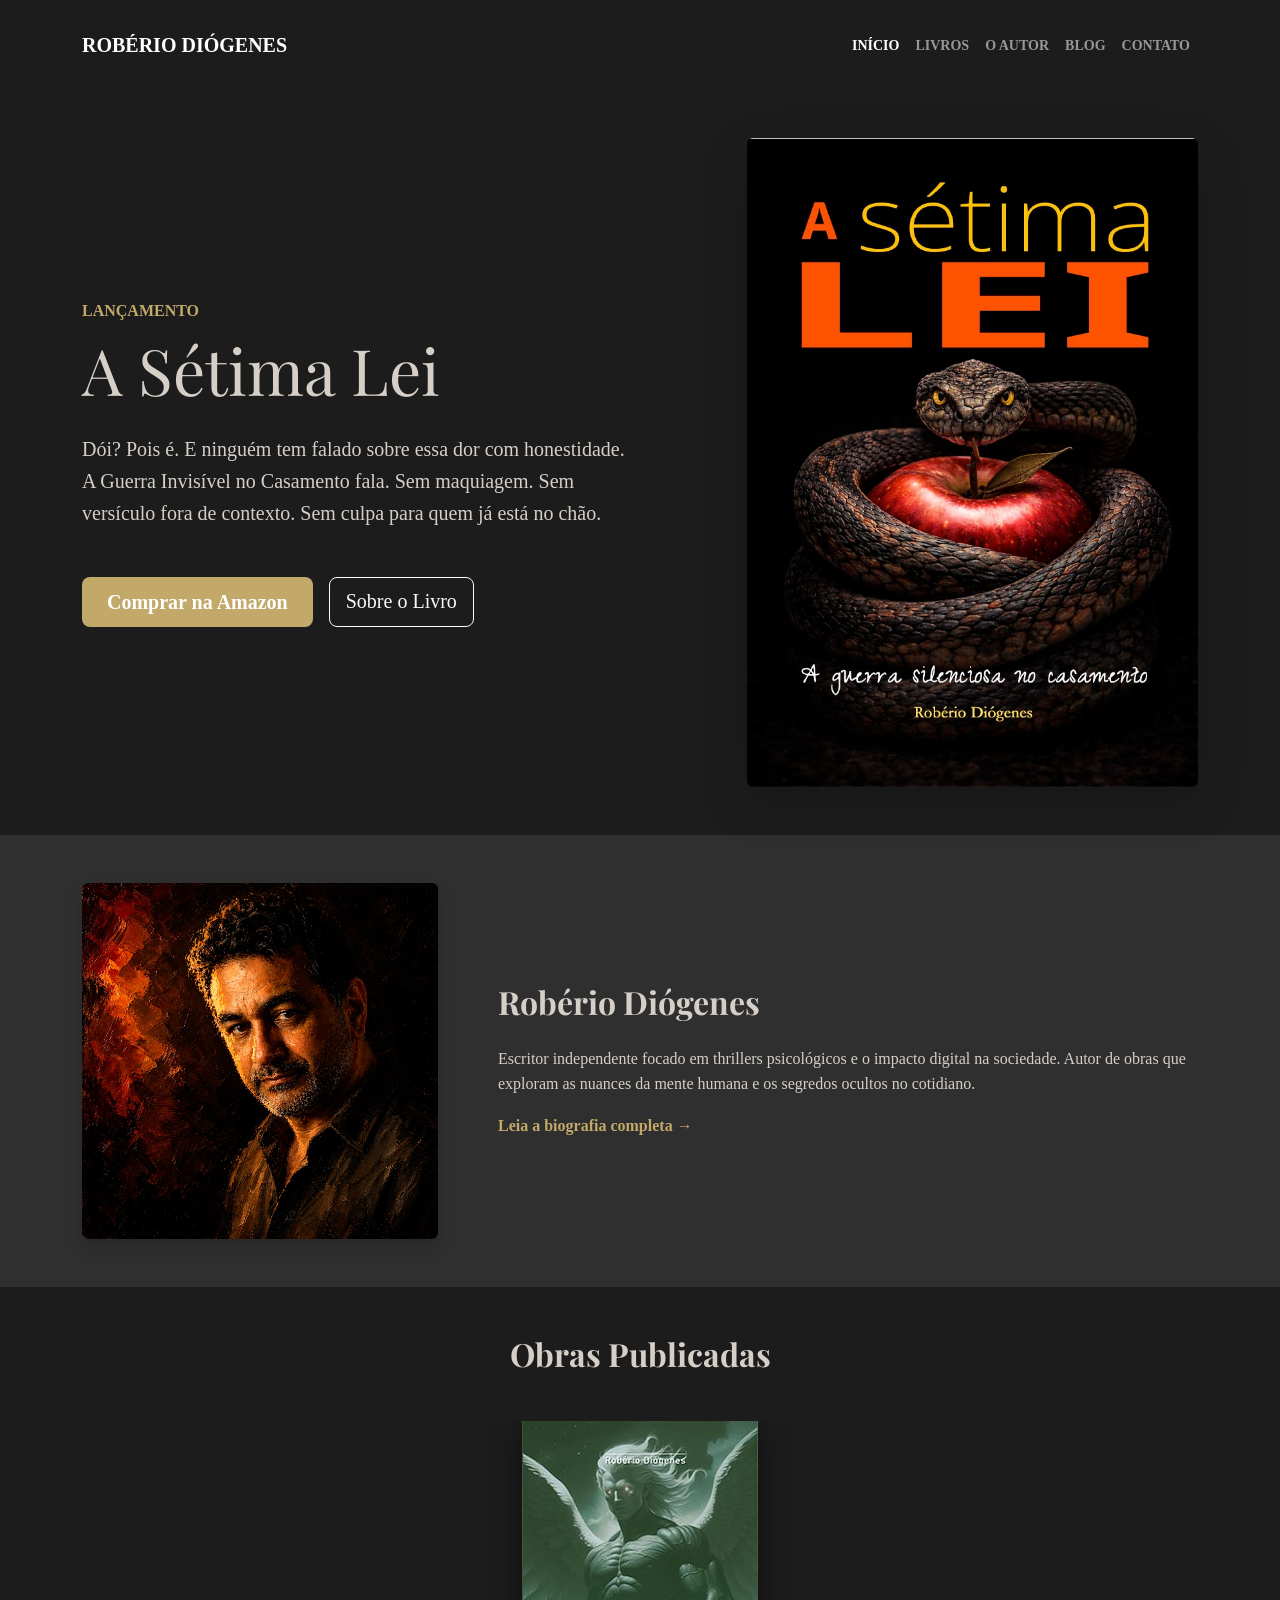
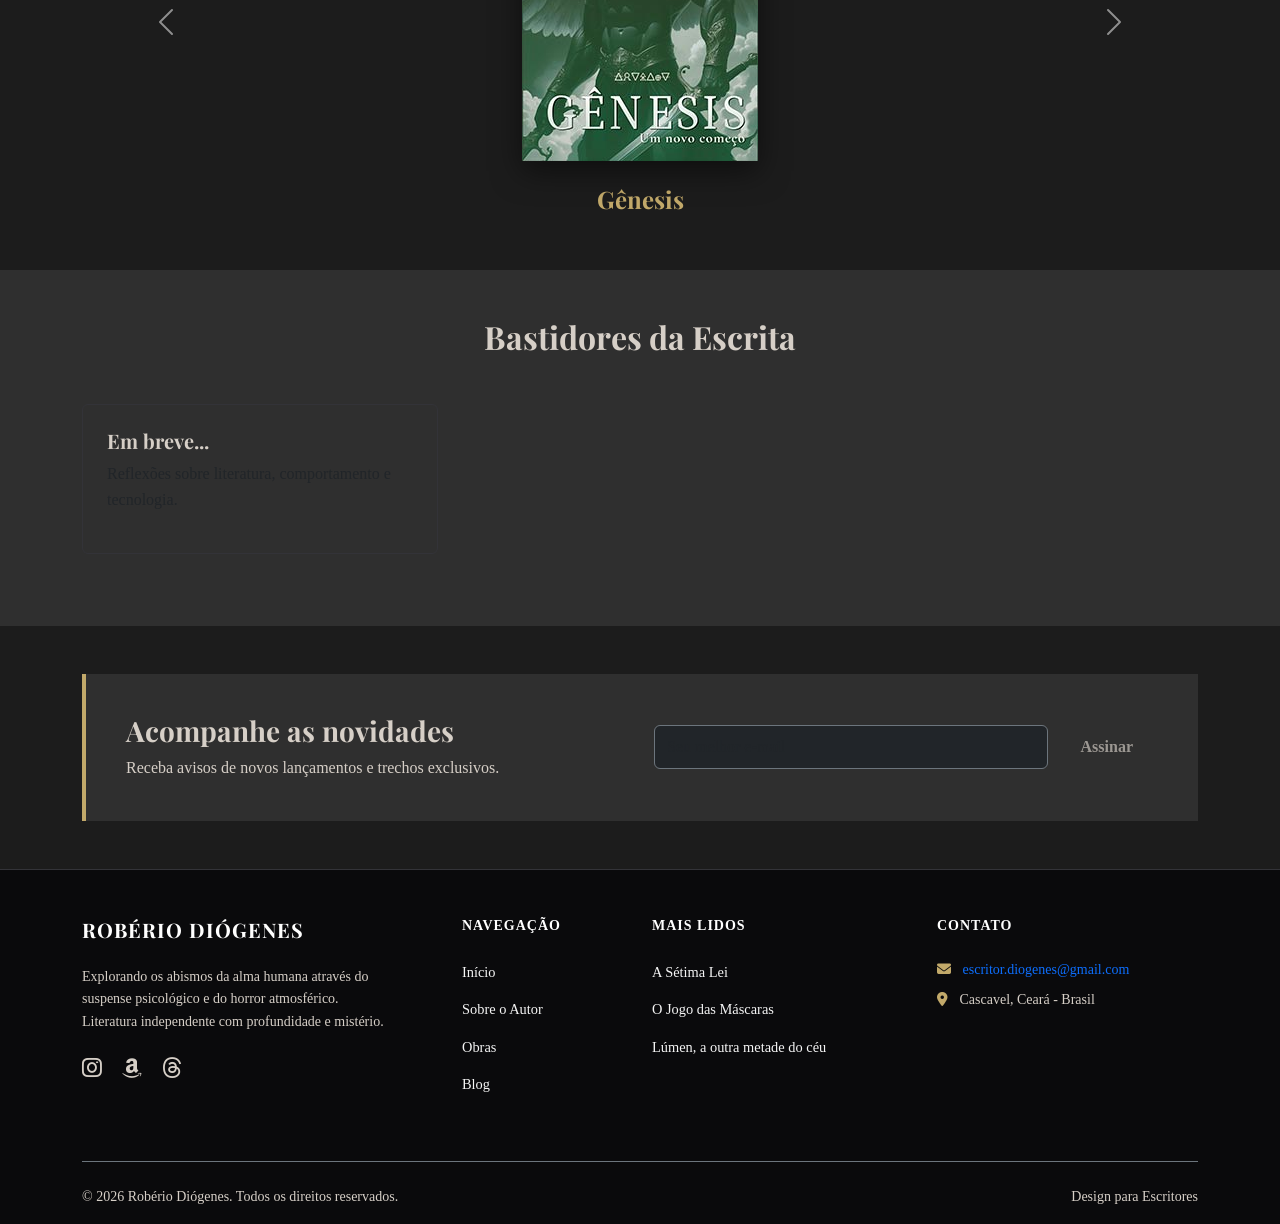
<file: index.html>
<!DOCTYPE html>
<html lang="pt-br">
<head>
    <meta charset="UTF-8">
    <meta name="viewport" content="width=device-width, initial-scale=1.0">
    <title>Robério Diógenes | Escritor</title>

    <meta name="description" content="Site oficial do escritor Robério Diógenes. Conheça 'A Sétima Lei' e outras obras de suspense psicológico, horror e ficção contemporânea.">
    <meta name="keywords" content="Robério Diógenes, A Sétima Lei, escritor de suspense, thriller psicológico, livros de terror, literatura independente, Amazon KDP">
    <meta name="author" content="Robério Diógenes">
    <link rel="canonical" href="https://seusite.com.br/">

    <meta property="og:type" content="website">
    <meta property="og:url" content="https://seusite.com.br/">
    <meta property="og:title" content="Robério Diógenes | Escritor">
    <meta property="og:description" content="Explore o universo literário de Robério Diógenes. Thrillers que desafiam a mente e a alma.">
    <meta property="og:image" content="https://seusite.com.br/capas/a-setima-lei.jpg">

    <meta property="twitter:card" content="summary_large_image">
    <meta property="twitter:title" content="Robério Diógenes | Escritor">
    <meta property="twitter:description" content="Conheça as obras de suspense psicológico de Robério Diógenes.">
    <meta property="twitter:image" content="https://seusite.com.br/capas/a-setima-lei.jpg">

    <link rel="shortcut icon" href="img/favicon.png" type="image/x-icon">
    
    <link href="https://fonts.googleapis.com/css2?family=Inter:wght@400;600&family=Playfair+Display:wght@700;900&display=swap" rel="stylesheet">
    
    <link href="https://cdn.jsdelivr.net/npm/bootstrap@5.3.0/dist/css/bootstrap.min.css" rel="stylesheet">
    
    <link rel="stylesheet" href="https://cdnjs.cloudflare.com/ajax/libs/font-awesome/6.4.0/css/all.min.css">
    
    <link rel="stylesheet" href="css/estilo.css">

    <style>
        /* Ajustes finos para componentes da Index */
        .carousel-item img {
            max-height: 450px;
            object-fit: contain;
            filter: drop-shadow(0 10px 15px rgba(0,0,0,0.5));
        }
        .card-blog {
            background: var(--cor-bg-secundario);
            border: 1px solid var(--cor-detalhe-borda);
            transition: 0.3s;
        }
        .card-blog:hover { transform: translateY(-5px); border-color: var(--cor-destaque-primaria); }
        .newsletter-box {
            background-color: var(--cor-bg-secundario);
            border-left: 4px solid var(--cor-destaque-primaria);
            padding: 40px;
        }
    </style>

    <script src="https://cdn.jsdelivr.net/npm/bootstrap@5.3.0/dist/js/bootstrap.bundle.min.js"></script>
        <script src="js/script.js"></script>

</head>
<body>

    <nav class="navbar navbar-expand-lg navbar-dark bg-transparent py-4">
        <div class="container">
            <a class="navbar-brand fw-bold" href="index.html">ROBÉRIO DIÓGENES</a>
            
            <button class="navbar-toggler" type="button" data-bs-toggle="collapse" data-bs-target="#navbarNav" aria-controls="navbarNav" aria-expanded="false" aria-label="Toggle navigation">
                <span class="navbar-toggler-icon"></span>
            </button>
            
            <div class="collapse navbar-collapse" id="navbarNav">
                <ul class="navbar-nav ms-auto text-uppercase small fw-bold">
                    <li class="nav-item">
                        <a class="nav-link active" href="index.html">Início</a>
                    </li>
                    
                    <li class="nav-item">
                        <a class="nav-link" href="livros/index.html">Livros</a>
                    </li>

                    <li class="nav-item">
                        <a class="nav-link" href="autor.html">O Autor</a>
                    </li>
                    <li class="nav-item">
                        <a class="nav-link" href="blogger/index.html">Blog</a>
                    </li>
                    <li class="nav-item">
                        <a class="nav-link" href="contato.html">Contato</a>
                    </li>
                </ul>
            </div>
        </div>
    </nav>

    <header class="py-5">
        <div class="container">
            <div class="row align-items-center">
                <div class="col-lg-6 mb-5 mb-lg-0">
                    <span class="text-accent fw-bold text-uppercase">Lançamento</span>
                    <h1 class="display-3 mb-4 mt-2">A Sétima Lei</h1>
                    <p class="lead text-suave mb-5">Dói? Pois é. E ninguém tem falado sobre essa dor com honestidade.

A Guerra Invisível no Casamento fala. Sem maquiagem. Sem versículo fora de contexto. Sem culpa para quem já está no chão.</p>
                    <div class="d-flex gap-3">
                        <a href="https://www.amazon.com.br/dp/B0GXGZJV1Y" target="_blank" class="btn btn-escritor btn-lg">Comprar na Amazon</a>
                        <a href="livros/a-setima-lei.html" class="btn btn-outline-light btn-lg">Sobre o Livro</a>
                    </div>
                </div>
                <div class="col-lg-5 offset-lg-1">
                    <img src="capas/a-setima-lei.jpg" alt="A Sétima Lei" class="img-fluid rounded shadow-lg">
                </div>
            </div>
        </div>
    </header>

    <section id="autor" class="bg-dark-section py-5">
        <div class="container">
            <div class="row align-items-center">
                <div class="col-md-4">
                    <img src="img/autor2.jpg" alt="Robério Diógenes" class="img-fluid rounded grayscale shadow">
                </div>
                <div class="col-md-8 ps-md-5">
                    <h2 class="mb-4 mt-3 mt-md-0">Robério Diógenes</h2>
                    <p class="text-suave">Escritor independente focado em thrillers psicológicos e o impacto digital na sociedade. Autor de obras que exploram as nuances da mente humana e os segredos ocultos no cotidiano.</p>
                    <a href="autor.html" class="text-accent fw-bold">Leia a biografia completa &rarr;</a>
                </div>
            </div>
        </div>
    </section>

<section id="livros" class="py-5">
        <div class="container text-center">
            <h2 class="mb-5">Obras Publicadas</h2>
            <div id="carouselLivros" class="carousel slide" data-bs-ride="carousel">
                <div class="carousel-inner">
                    
                    <div class="carousel-item active">
                        <img src="capas/genesis.jpg" alt="Gênesis">
                        <div class="mt-4"><h4 class="text-accent">Gênesis</h4></div>
                    </div>

                    <div class="carousel-item">
                        <img src="capas/mares-secretas.jpg" alt="As marés secretas do amor">
                        <div class="mt-4"><h4 class="text-accent">As Marés Secretas do Amor</h4></div>
                    </div>

                    <div class="carousel-item">
                        <img src="capas/rosas-e-espinhos.jpg" alt="Rosas & Espinhos">
                        <div class="mt-4"><h4 class="text-accent">Rosas & Espinhos</h4></div>
                    </div>

                    <div class="carousel-item">
                        <img src="capas/lumen.jpg" alt="Lúmen, a outra metade do céu">
                        <div class="mt-4"><h4 class="text-accent">Lúmen, a outra metade do céu</h4></div>
                    </div>

                    <div class="carousel-item">
                        <img src="capas/coisas-que-o-amor-faz.jpg" alt="Das coisas que o amor faz">
                        <div class="mt-4"><h4 class="text-accent">Das Coisas que o Amor Faz</h4></div>
                    </div>

                    <div class="carousel-item">
                        <img src="capas/cartas-do-passado.jpg" alt="Cartas do passado">
                        <div class="mt-4"><h4 class="text-accent">Cartas do Passado</h4></div>
                    </div>

                    <div class="carousel-item">
                        <img src="capas/jogo-das-mascaras.jpg" alt="O jogo das máscaras">
                        <div class="mt-4"><h4 class="text-accent">O Jogo das Máscaras</h4><p class="small text-suave">Toda verdade usa disfarce</p></div>
                    </div>

                    <div class="carousel-item">
                        <img src="capas/a-setima-lei.jpg" alt="A sétima lei">
                        <div class="mt-4"><h4 class="text-accent">A Sétima Lei</h4><p class="small text-suave">A guerra silenciosa no casamento</p></div>
                    </div>

                </div>

                <button class="carousel-control-prev" type="button" data-bs-target="#carouselLivros" data-bs-slide="prev">
                    <span class="carousel-control-prev-icon" aria-hidden="true"></span>
                    <span class="visually-hidden">Anterior</span>
                </button>
                <button class="carousel-control-next" type="button" data-bs-target="#carouselLivros" data-bs-slide="next">
                    <span class="carousel-control-next-icon" aria-hidden="true"></span>
                    <span class="visually-hidden">Próximo</span>
                </button>
            </div>
        </div>
    </section>

    <section id="blog" class="bg-dark-section py-5">
        <div class="container">
            <h2 class="text-center mb-5">Bastidores da Escrita</h2>
            <div class="row">
                <div class="col-md-4 mb-4">
                    <div class="card card-blog p-4 h-100 text-suave">
                        <h5>Em breve...</h5>
                        <p>Reflexões sobre literatura, comportamento e tecnologia.</p>
                    </div>
                </div>
                </div>
        </div>
    </section>

    <section class="py-5">
        <div class="container">
            <div class="newsletter-box mx-auto max-width-800">
                <div class="row align-items-center">
                    <div class="col-lg-6">
                        <h3 class="mb-2">Acompanhe as novidades</h3>
                        <p class="text-suave mb-lg-0">Receba avisos de novos lançamentos e trechos exclusivos.</p>
                    </div>
                    <div class="col-lg-6">
                        <form class="d-flex gap-2">
                            <input type="email" class="form-control bg-dark border-secondary text-white" placeholder="Seu melhor e-mail">
                            <button type="submit" class="btn btn-escritor" disabled>Assinar</button>
                        </form>
                    </div>
                </div>
            </div>
        </div>
    </section>

   <footer class="footer-detalhado pt-5 pb-3">
    <div class="container">
        <div class="row gy-4">
            
            <div class="col-lg-4 col-md-6">
                <h5 class="fw-bold mb-4 text-white">ROBÉRIO DIÓGENES</h5>
                <p class="text-suave small pe-lg-5">
                    Explorando os abismos da alma humana através do suspense psicológico e do horror atmosférico. Literatura independente com profundidade e mistério.
                </p>
                <div class="redes-sociais mt-4">
                    <a href="https://instagram.com/diogenesroberio" target="_blank" class="me-3"><i class="fab fa-instagram"></i></a>
                    <a href="https://www.amazon.com.br/dp/B0GXGZJV1Y" target="_blank" class="me-3"><i class="fab fa-amazon"></i></a>
                    <a href="#"><i class="fab fa-threads"></i></a>
                </div>
            </div>

            <div class="col-lg-2 col-md-6">
                <h6 class="text-white fw-bold mb-4 text-uppercase small">Navegação</h6>
                <ul class="list-unstyled footer-links">
                    <li><a href="index.html">Início</a></li>
                    <li><a href="#autor">Sobre o Autor</a></li>
                    <li><a href="#livros">Obras</a></li>
                    <li><a href="blogger/index.html">Blog</a></li>
                </ul>
            </div>

           <div class="col-lg-3 col-md-6">
                <h6 class="text-white fw-bold mb-4 text-uppercase small">Mais Lidos</h6>
                <ul class="list-unstyled footer-links">
                    <li><a href="livros/a-setima-lei.html">A Sétima Lei</a></li>
                    <li><a href="livros/o-jogo-das-mascaras.html">O Jogo das Máscaras</a></li>
                    <li><a href="livros/lumen.html">Lúmen, a outra metade do céu</a></li>
                </ul>
            </div>

            <div class="col-lg-3 col-md-6">
    <h6 class="text-white fw-bold mb-4 text-uppercase small">Contato</h6>
    <p class="text-suave small mb-2">
        <i class="fas fa-envelope me-2 text-accent"></i> 
        <a href="mailto:escritor.diogenes@gmail.com" class="text-suave">escritor.diogenes@gmail.com</a>
    </p>
    <p class="text-suave small">
        <i class="fas fa-map-marker-alt me-2 text-accent"></i> 
        Cascavel, Ceará - Brasil
    </p>
</div>

        </div>

        <div class="border-top border-secondary mt-5 pt-4">
            <div class="row align-items-center">
                <div class="col-md-6 text-center text-md-start">
                    <p class="small text-suave mb-0">&copy; 2026 Robério Diógenes. Todos os direitos reservados.</p>
                </div>
                <div class="col-md-6 text-center text-md-end">
                    <p class="small text-suave mb-0">Design para Escritores</p>
                </div>
            </div>
        </div>
    </div>
</footer>
    <script src="https://cdn.jsdelivr.net/npm/bootstrap@5.3.0/dist/js/bootstrap.bundle.min.js"></script>

  </body>
</html>
</file>
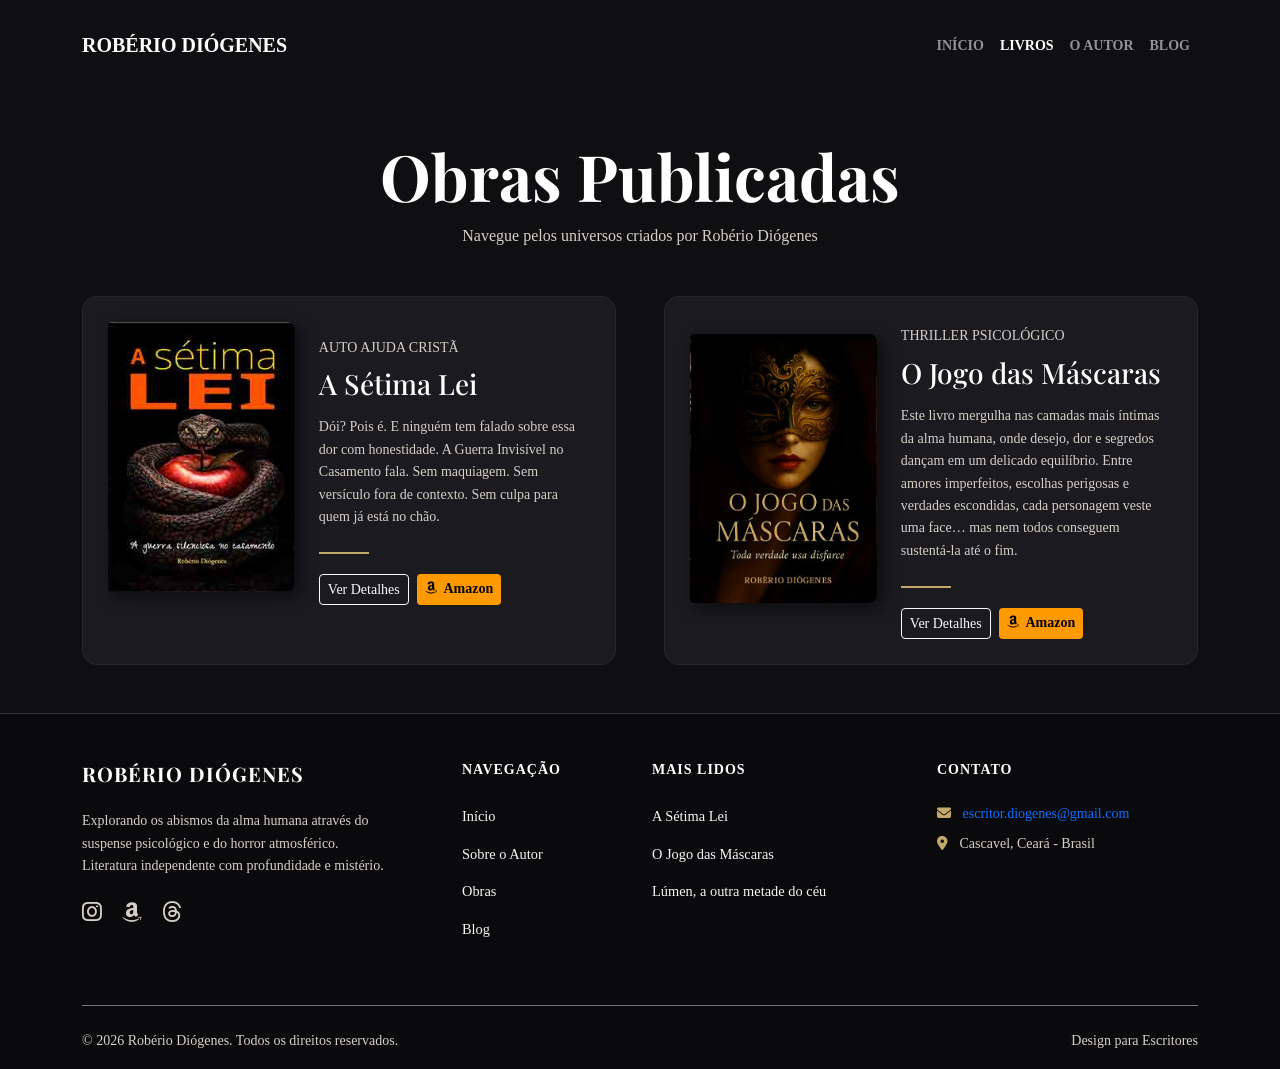
<file: livros/index.html>
<!DOCTYPE html>
<html lang="pt-br">
<head>
    <meta charset="UTF-8">
    <meta name="viewport" content="width=device-width, initial-scale=1.0">
    <title>Biblioteca | Robério Diógenes</title>
    <meta name="description" content="Explore as obras de Robério Diógenes. Do suspense psicológico ao horror gótico, encontre sua próxima leitura.">
    
    <link href="https://fonts.googleapis.com/css2?family=Inter:wght@400;600&family=Playfair+Display:wght@700;900&display=swap" rel="stylesheet">
    <link href="https://cdn.jsdelivr.net/npm/bootstrap@5.3.0/dist/css/bootstrap.min.css" rel="stylesheet">
    <link rel="stylesheet" href="https://cdnjs.cloudflare.com/ajax/libs/font-awesome/6.4.0/css/all.min.css">
    <link rel="stylesheet" href="../css/estilo.css">

    <style>
        :root {
            --bg-biblioteca: #0f0f12;
            --card-livro-bg: #1a1a1f;
        }

        body { background-color: var(--bg-biblioteca); }

        /* Animação de Entrada Elegante (Fade + Blur) */
        .reveal-book {
            opacity: 0;
            filter: blur(10px);
            transform: translateY(30px);
            transition: all 0.8s cubic-bezier(0.22, 1, 0.36, 1);
        }
        .reveal-book.visible {
            opacity: 1;
            filter: blur(0);
            transform: translateY(0);
        }

        /* Estilo da Estante/Card */
        .livro-card {
            background: var(--card-livro-bg);
            border-radius: 15px;
            padding: 25px;
            border: 1px solid rgba(255,255,255,0.05);
            transition: all 0.4s ease;
            height: 100%;
        }

        .livro-card:hover {
            border-color: var(--cor-destaque-primaria);
            background: #222229;
            box-shadow: 0 20px 40px rgba(0,0,0,0.4);
        }

        /* Capa com efeito de Profundidade */
        .capa-wrapper {
            perspective: 1000px;
            margin-bottom: 25px;
        }

        .capa-img {
            width: 100%;
            border-radius: 4px 8px 8px 4px;
            box-shadow: 5px 5px 15px rgba(0,0,0,0.5), 
                        inset 2px 0 5px rgba(255,255,255,0.1);
            transition: transform 0.5s ease;
            transform-origin: left;
        }

        .livro-card:hover .capa-img {
            transform: rotateY(-10deg) scale(1.02);
        }

        .btn-amazon-sm {
            background-color: #ff9900;
            color: #000 !important;
            font-weight: bold;
            border: none;
        }
        
        .btn-amazon-sm:hover {
            background-color: #e68a00;
        }

        .divider-biblioteca {
            width: 50px;
            height: 2px;
            background: var(--cor-destaque-primaria);
            margin: 20px 0;
        }
    </style>
</head>
<body>

    <nav class="navbar navbar-expand-lg navbar-dark bg-transparent py-4">
    <div class="container">
        <a class="navbar-brand fw-bold" href="../index.html">ROBÉRIO DIÓGENES</a>
        
        <button class="navbar-toggler" type="button" data-bs-toggle="collapse" data-bs-target="#navbarNav" aria-controls="navbarNav" aria-expanded="false" aria-label="Toggle navigation">
            <span class="navbar-toggler-icon"></span>
        </button>

        <div class="collapse navbar-collapse" id="navbarNav">
            <ul class="navbar-nav ms-auto text-uppercase small fw-bold">
                <li class="nav-item"><a class="nav-link" href="../index.html">Início</a></li>
                <li class="nav-item"><a class="nav-link active" href="index.html">Livros</a></li>
                <li class="nav-item"><a class="nav-link" href="../autor.html">O Autor</a></li>
                <li class="nav-item"><a class="nav-link" href="../blogger/index.html">Blog</a></li>
            </ul>
        </div>
    </div>
</nav>

    <main class="py-5">
        <div class="container">
            <header class="mb-5 text-center">
                <h1 class="display-3 text-white fw-bold">Obras Publicadas</h1>
                <p class="text-suave">Navegue pelos universos criados por Robério Diógenes</p>
            </header>

            <div class="row g-5">
                <div class="col-lg-6 reveal-book">
                    <div class="livro-card">
                        <div class="row align-items-center">
                            <div class="col-md-5 capa-wrapper">
                                <a href="a-setima-lei.html">
                                    <img src="../capas/a-setima-lei-card.jpg" alt="A Sétima Lei" class="capa-img img-fluid">
                                </a>
                            </div>
                            <div class="col-md-7">
                                <span class="badge-genero mb-2 d-inline-block text-uppercase small">Auto ajuda cristã</span>
                                <h2 class="h3 text-white mb-3">A Sétima Lei</h2>
                                <p class="small text-suave mb-4">Dói? Pois é. E ninguém tem falado sobre essa dor com honestidade. A Guerra Invisível no Casamento fala. Sem maquiagem. Sem versículo fora de contexto. Sem culpa para quem já está no chão.</p>
                                <div class="divider-biblioteca"></div>
                                <div class="d-flex flex-wrap gap-2">
                                    <a href="a-setima-lei.html" class="btn btn-outline-light btn-sm">Ver Detalhes</a>
                                    <a href="https://www.amazon.com.br/dp/B0GXGZJV1Y" target="_blank" class="btn btn-amazon-sm btn-sm">
                                        <i class="fab fa-amazon me-1"></i> Amazon
                                    </a>
                                </div>
                            </div>
                        </div>
                    </div>
                </div>

                <div class="col-lg-6 reveal-book">
                    <div class="livro-card">
                        <div class="row align-items-center">
                            <div class="col-md-5 capa-wrapper">
                                <a href="o-jogo-das-mascaras.html">
                                    <img src="../capas/jogo-das-mascaras-card.jpg" alt="O Jogo das Máscaras" class="capa-img img-fluid">
                                </a>
                            </div>
                            <div class="col-md-7">
                                <span class="badge-genero mb-2 d-inline-block text-uppercase small">Thriller psicológico</span>
                                <h2 class="h3 text-white mb-3">O Jogo das Máscaras</h2>
                                <p class="small text-suave mb-4">Este livro mergulha nas camadas mais íntimas da alma humana, onde desejo, dor e segredos dançam em um delicado equilíbrio. Entre amores imperfeitos, escolhas perigosas e verdades escondidas, cada personagem veste uma face… mas nem todos conseguem sustentá-la até o fim.
                                <div class="divider-biblioteca"></div>
                                <div class="d-flex flex-wrap gap-2">
                                    <a href="o-jogo-das-mascaras.html" class="btn btn-outline-light btn-sm">Ver Detalhes</a>
                                    <a href="https://www.amazon.com.br/jogo-das-m%C3%A1scaras-verdade-disfarce-ebook/dp/B0FTTFPWXB" class="btn btn-amazon-sm btn-sm" target="_blank">
                                        <i class="fab fa-amazon me-1"></i> Amazon
                                    </a>
                                </div>
                            </div>
                        </div>
                    </div>
                </div>
                </div>
        </div>
    </main>

    <footer class="footer-detalhado pt-5 pb-3">
    <div class="container">
        <div class="row gy-4">
            
            <div class="col-lg-4 col-md-6">
                <h5 class="fw-bold mb-4 text-white">ROBÉRIO DIÓGENES</h5>
                <p class="text-suave small pe-lg-5">
                    Explorando os abismos da alma humana através do suspense psicológico e do horror atmosférico. Literatura independente com profundidade e mistério.
                </p>
                <div class="redes-sociais mt-4">
                    <a href="https://instagram.com/diogenesroberio" target="_blank" class="me-3"><i class="fab fa-instagram"></i></a>
                    <a href="https://www.amazon.com.br/dp/B0GXGZJV1Y" target="_blank" class="me-3"><i class="fab fa-amazon"></i></a>
                    <a href="#"><i class="fab fa-threads"></i></a>
                </div>
            </div>

            <div class="col-lg-2 col-md-6">
                <h6 class="text-white fw-bold mb-4 text-uppercase small">Navegação</h6>
                <ul class="list-unstyled footer-links">
                    <li><a href="../index.html">Início</a></li>
                    <li><a href="../autor.html">Sobre o Autor</a></li>
                    <li><a href="../index.html#livros">Obras</a></li>
                    <li><a href="../blogger/index.html">Blog</a></li>
                </ul>
            </div>

            <div class="col-lg-3 col-md-6">
                <h6 class="text-white fw-bold mb-4 text-uppercase small">Mais Lidos</h6>
                <ul class="list-unstyled footer-links">
                    <li><a href="../livros/a-setima-lei.html">A Sétima Lei</a></li>
                    <li><a href="../livros/o-jogo-das-mascaras.html">O Jogo das Máscaras</a></li>
                    <li><a href="../livros/lumen.html">Lúmen, a outra metade do céu</a></li>
                </ul>
            </div>

            <div class="col-lg-3 col-md-6">
    <h6 class="text-white fw-bold mb-4 text-uppercase small">Contato</h6>
    <p class="text-suave small mb-2">
        <i class="fas fa-envelope me-2 text-accent"></i> 
        <a href="mailto:escritor.diogenes@gmail.com" class="text-suave">escritor.diogenes@gmail.com</a>
    </p>
    <p class="text-suave small">
        <i class="fas fa-map-marker-alt me-2 text-accent"></i> 
        Cascavel, Ceará - Brasil
    </p>
</div>

        </div>

        <div class="border-top border-secondary mt-5 pt-4">
            <div class="row align-items-center">
                <div class="col-md-6 text-center text-md-start">
                    <p class="small text-suave mb-0">&copy; 2026 Robério Diógenes. Todos os direitos reservados.</p>
                </div>
                <div class="col-md-6 text-center text-md-end">
                    <p class="small text-suave mb-0">Design para Escritores</p>
                </div>
            </div>
        </div>
    </div>
</footer>

    <script src="https://cdn.jsdelivr.net/npm/bootstrap@5.3.0/dist/js/bootstrap.bundle.min.js"></script>
    <script>
        // Animação de revelação suave (Scroll Reveal)
        const observerOptions = { threshold: 0.1 };
        const observer = new IntersectionObserver((entries) => {
            entries.forEach(entry => {
                if (entry.isIntersecting) {
                    entry.target.classList.add('visible');
                }
            });
        }, observerOptions);

        document.querySelectorAll('.reveal-book').forEach(book => {
            observer.observe(book);
        });
    </script>
</body>
</html>
</file>
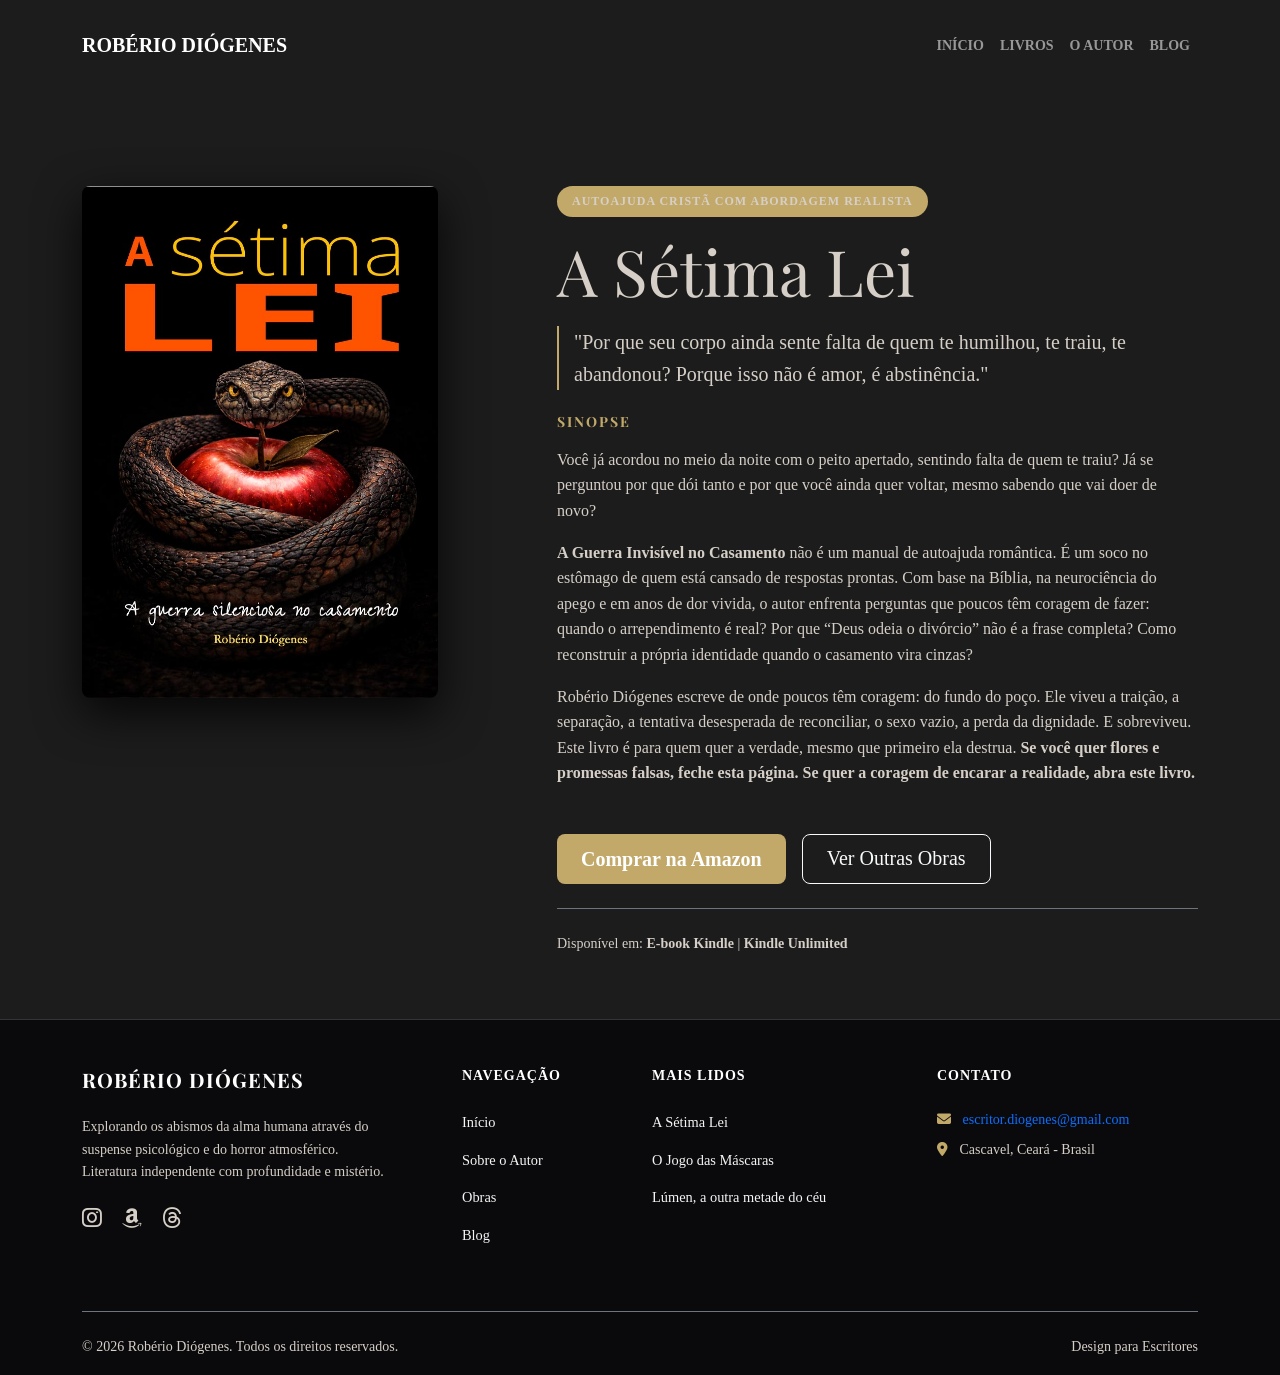
<file: a-setima-lei.html>
<!DOCTYPE html>
<html lang="pt-br">
<head>
    <meta charset="UTF-8">
    <meta name="viewport" content="width=device-width, initial-scale=1.0">
    <title>A Sétima Lei | Robério Diógenes - Suspense Psicológico</title>
    <meta name="description" content="A guerra silenciosa no casamento. Descubra 'A Sétima Lei', um thriller psicológico de Robério Diógenes sobre os segredos escondidos na era digital.">
    <meta name="keywords" content="A Sétima Lei, Robério Diógenes, suspense psicológico, livro sobre casamento, thriller digital, literatura cearense, Kindle Amazon">
    
    <meta property="og:title" content="A Sétima Lei - Robério Diógenes">
    <meta property="og:image" content="../capas/a-setima-lei.jpg">
    <meta property="og:type" content="book">

    <link rel="shortcut icon" href="../img/favicon.png" type="image/x-icon">
    <link href="https://fonts.googleapis.com/css2?family=Inter:wght@400;600&family=Playfair+Display:wght@700;900&display=swap" rel="stylesheet">
    <link href="https://cdn.jsdelivr.net/npm/bootstrap@5.3.0/dist/css/bootstrap.min.css" rel="stylesheet">
    <link rel="stylesheet" href="https://cdnjs.cloudflare.com/ajax/libs/font-awesome/6.4.0/css/all.min.css">
    <link rel="stylesheet" href="../css/estilo.css">

    <style>
        .capa-livro-detalhe {
            max-width: 100%;
            border-radius: 8px;
            box-shadow: 0 15px 45px rgba(0,0,0,0.8);
            transition: transform 0.3s ease;
        }
        .capa-livro-detalhe:hover {
            transform: scale(1.02);
        }
        .badge-genero {
            background: var(--cor-destaque-primaria);
            font-size: 0.75rem;
            letter-spacing: 1px;
            padding: 6px 15px;
            border-radius: 20px;
        }
        .tagline {
            font-size: 1.25rem;
            border-left: 2px solid var(--cor-destaque-primaria);
            padding-left: 15px;
        }
    </style>
</head>
<body>

    <nav class="navbar navbar-expand-lg navbar-dark bg-transparent py-4">
        <div class="container">
            <a class="navbar-brand fw-bold" href="../index.html">ROBÉRIO DIÓGENES</a>
            
            <button class="navbar-toggler" type="button" data-bs-toggle="collapse" data-bs-target="#navbarNav">
                <span class="navbar-toggler-icon"></span>
            </button>
            
            <div class="collapse navbar-collapse" id="navbarNav">
                <ul class="navbar-nav ms-auto text-uppercase small fw-bold">
                    <li class="nav-item"><a class="nav-link" href="../index.html">Início</a></li>
                   
                    <li class="nav-item">
                        <a class="nav-link" href="livros/index.html">Livros</a>
                    </li>

                    <li class="nav-item"><a class="nav-link" href="../index.html#autor">O Autor</a></li>
                    <li class="nav-item"><a class="nav-link" href="../blogger/index.html">Blog</a></li>
                </ul>
            </div>
        </div>
    </nav>

    <main class="py-5">
        <div class="container">
            <div class="row pt-lg-5 align-items-start">
                <div class="col-lg-4 mb-5 text-center">
                    <img src="../capas/a-setima-lei.jpg" alt="Capa do livro A Sétima Lei" class="capa-livro-detalhe">
                </div>
                
                <div class="col-lg-7 offset-lg-1">
                    <span class="badge-genero mb-3 d-inline-block text-uppercase fw-bold">Autoajuda cristã com abordagem realista</span>
                    <h1 class="display-3 mb-3">A Sétima Lei</h1>
                    <p class="text-suave mb-4 tagline italic">"Por que seu corpo ainda sente falta de quem te humilhou, te traiu, te abandonou? Porque isso não é amor, é abstinência."</p>
                    
                    <div class="sinopse-texto mb-5">
                <h4 class="text-accent mb-3 text-uppercase small fw-bold" style="letter-spacing: 2px;">Sinopse</h4>
                    <p>Você já acordou no meio da noite com o peito apertado, sentindo falta de quem te traiu? Já se perguntou por que dói tanto e por que você ainda quer voltar, mesmo sabendo que vai doer de novo?</p>
                    
                    <p><strong>A Guerra Invisível no Casamento</strong> não é um manual de autoajuda romântica. É um soco no estômago de quem está cansado de respostas prontas. Com base na Bíblia, na neurociência do apego e em anos de dor vivida, o autor enfrenta perguntas que poucos têm coragem de fazer: quando o arrependimento é real? Por que “Deus odeia o divórcio” não é a frase completa? Como reconstruir a própria identidade quando o casamento vira cinzas?</p>
                    
                    <p>Robério Diógenes escreve de onde poucos têm coragem: do fundo do poço. Ele viveu a traição, a separação, a tentativa desesperada de reconciliar, o sexo vazio, a perda da dignidade. E sobreviveu. Este livro é para quem quer a verdade, mesmo que primeiro ela destrua. <strong>Se você quer flores e promessas falsas, feche esta página. Se quer a coragem de encarar a realidade, abra este livro.</strong></p>
                </div>

                    <div class="d-grid d-md-flex gap-3">
                        <a href="https://www.amazon.com.br/dp/B0GXGZJV1Y" target="_blank" class="btn btn-escritor btn-lg px-4">Comprar na Amazon</a>
                        <a href="../index.html#livros" class="btn btn-outline-light btn-lg px-4">Ver Outras Obras</a>
                    </div>
                    
                    <div class="mt-4 pt-4 border-top border-secondary">
                        <p class="small text-suave">Disponível em: <strong>E-book Kindle</strong> | <strong>Kindle Unlimited</strong></p>
                    </div>
                </div>
            </div>
        </div>
    </main>

<footer class="footer-detalhado pt-5 pb-3">
    <div class="container">
        <div class="row gy-4">
            
            <div class="col-lg-4 col-md-6">
                <h5 class="fw-bold mb-4 text-white">ROBÉRIO DIÓGENES</h5>
                <p class="text-suave small pe-lg-5">
                    Explorando os abismos da alma humana através do suspense psicológico e do horror atmosférico. Literatura independente com profundidade e mistério.
                </p>
                <div class="redes-sociais mt-4">
                    <a href="https://instagram.com/diogenesroberio" target="_blank" class="me-3"><i class="fab fa-instagram"></i></a>
                    <a href="https://www.amazon.com.br/dp/B0GXGZJV1Y" target="_blank" class="me-3"><i class="fab fa-amazon"></i></a>
                    <a href="#"><i class="fab fa-threads"></i></a>
                </div>
            </div>

            <div class="col-lg-2 col-md-6">
                <h6 class="text-white fw-bold mb-4 text-uppercase small">Navegação</h6>
                <ul class="list-unstyled footer-links">
                    <li><a href="../index.html">Início</a></li>
                    <li><a href="../autor.html">Sobre o Autor</a></li>
                    <li><a href="../index.html#livros">Obras</a></li>
                    <li><a href="../blogger/index.html">Blog</a></li>
                </ul>
            </div>

            <div class="col-lg-3 col-md-6">
                <h6 class="text-white fw-bold mb-4 text-uppercase small">Mais Lidos</h6>
                <ul class="list-unstyled footer-links">
                    <li><a href="../livros/a-setima-lei.html">A Sétima Lei</a></li>
                    <li><a href="../livros/o-jogo-das-mascaras.html">O Jogo das Máscaras</a></li>
                    <li><a href="../livros/lumen.html">Lúmen, a outra metade do céu</a></li>
                </ul>
            </div>

            <div class="col-lg-3 col-md-6">
    <h6 class="text-white fw-bold mb-4 text-uppercase small">Contato</h6>
    <p class="text-suave small mb-2">
        <i class="fas fa-envelope me-2 text-accent"></i> 
        <a href="mailto:escritor.diogenes@gmail.com" class="text-suave">escritor.diogenes@gmail.com</a>
    </p>
    <p class="text-suave small">
        <i class="fas fa-map-marker-alt me-2 text-accent"></i> 
        Cascavel, Ceará - Brasil
    </p>
</div>

        </div>

        <div class="border-top border-secondary mt-5 pt-4">
            <div class="row align-items-center">
                <div class="col-md-6 text-center text-md-start">
                    <p class="small text-suave mb-0">&copy; 2026 Robério Diógenes. Todos os direitos reservados.</p>
                </div>
                <div class="col-md-6 text-center text-md-end">
                    <p class="small text-suave mb-0">Design para Escritores</p>
                </div>
            </div>
        </div>
    </div>
</footer>
    <script src="https://cdn.jsdelivr.net/npm/bootstrap@5.3.0/dist/js/bootstrap.bundle.min.js"></script>

</body>
</html>
</file>
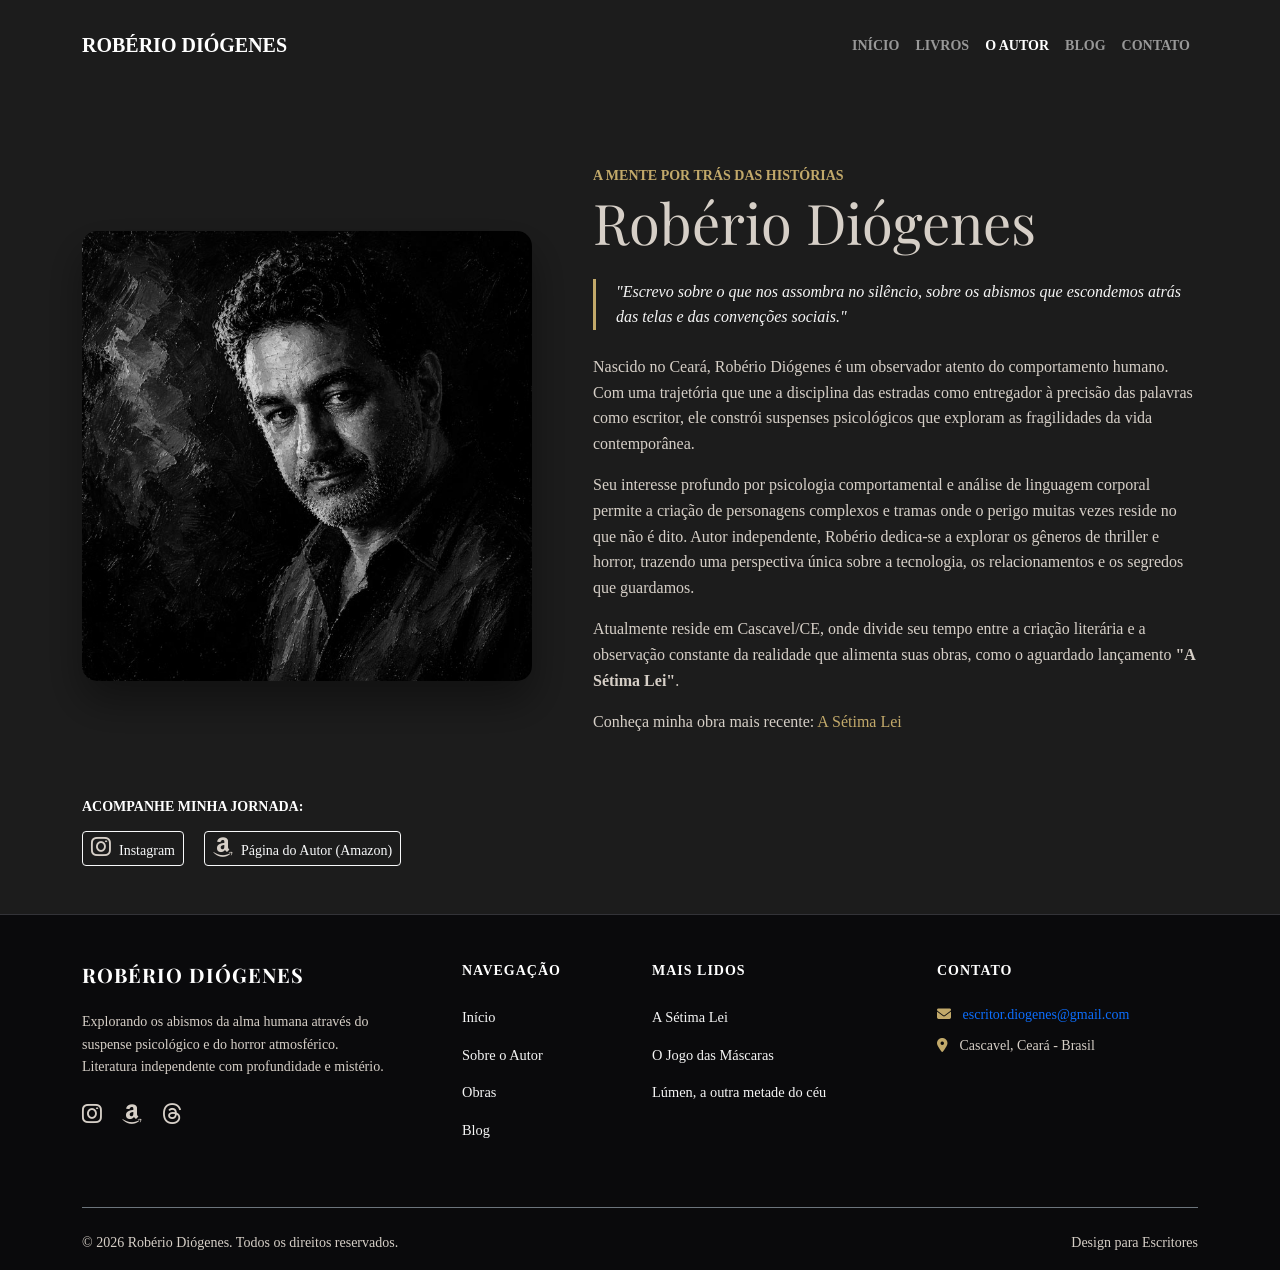
<file: autor.html>
<!DOCTYPE html>
<html lang="pt-br">
<head>
    <meta charset="UTF-8">
    <meta name="viewport" content="width=device-width, initial-scale=1.0">
    <title>Sobre Robério Diógenes | Escritor de Suspense e Thriller Psicológico</title>
    <meta name="description" content="Conheça Robério Diógenes, autor independente de suspenses psicológicos e horror. Descubra a mente por trás de 'A Sétima Lei' e explore o comportamento humano.">
    <meta name="keywords" content="Robério Diógenes, autor cearense, escritor de suspense, thriller psicológico Brasil, literatura independente, A Sétima Lei, psicologia comportamental literatura">
    <link rel="canonical" href="https://seusite.com.br/autor.html">

    <meta property="og:type" content="profile">
    <meta property="og:title" content="Robério Diógenes | Escritor de Suspense">
    <meta property="og:description" content="A trajetória e o processo criativo de um dos nomes emergentes do suspense psicológico cearense.">
    <meta property="og:image" content="https://seusite.com.br/img/autor-roberio.jpg">
    <meta property="og:url" content="https://seusite.com.br/autor.html">
    <meta property="profile:first_name" content="Robério">
    <meta property="profile:last_name" content="Diógenes">
    <meta property="profile:username" content="diogenesroberio">
    
    <link rel="shortcut icon" href="img/favicon.png" type="image/x-icon">
    <link href="https://fonts.googleapis.com/css2?family=Inter:wght@400;600&family=Playfair+Display:wght@700;900&display=swap" rel="stylesheet">
    <link href="https://cdn.jsdelivr.net/npm/bootstrap@5.3.0/dist/css/bootstrap.min.css" rel="stylesheet">
    <link rel="stylesheet" href="https://cdnjs.cloudflare.com/ajax/libs/font-awesome/6.4.0/css/all.min.css">
    <link rel="stylesheet" href="css/estilo.css">

    <style>
        .foto-autor-perfil {
            width: 100%;
            max-width: 450px;
            border-radius: 15px;
            filter: grayscale(100%);
            transition: 0.5s ease;
            box-shadow: 0 20px 40px rgba(0,0,0,0.4);
        }
        .foto-autor-perfil:hover {
            filter: grayscale(0%);
        }
        .citacao-autor {
            border-left: 3px solid var(--cor-destaque-primaria);
            padding-left: 20px;
            font-style: italic;
            color: var(--cor-texto-suave);
        }
    </style>
</head>
<body>

 <nav class="navbar navbar-expand-lg navbar-dark bg-transparent py-4">
        <div class="container">
            <a class="navbar-brand fw-bold" href="index.html">ROBÉRIO DIÓGENES</a>
            
            <button class="navbar-toggler" type="button" data-bs-toggle="collapse" data-bs-target="#navbarNav" aria-controls="navbarNav" aria-expanded="false" aria-label="Toggle navigation">
                <span class="navbar-toggler-icon"></span>
            </button>
            
            <div class="collapse navbar-collapse" id="navbarNav">
                <ul class="navbar-nav ms-auto text-uppercase small fw-bold">
                    <li class="nav-item">
                        <a class="nav-link" href="index.html">Início</a>
                    </li>
                    
                    <li class="nav-item">
                        <a class="nav-link" href="livros/index.html">Livros</a>
                    </li>

                    <li class="nav-item">
                        <a class="nav-link active" href="autor.html">O Autor</a>
                    </li>
                    <li class="nav-item">
                        <a class="nav-link" href="blogger/index.html">Blog</a>
                    </li>
                    <li class="nav-item">
                        <a class="nav-link" href="#contato">Contato</a>
                    </li>
                </ul>
            </div>
        </div>
    </nav>

    <main class="py-5 mt-4">
        <div class="container">
            <div class="row align-items-center">
                <div class="col-lg-5 mb-5 mb-lg-0">
                    <img src="img/autor2.jpg" alt="Robério Diógenes" class="foto-autor-perfil">
                </div>

                <div class="col-lg-7 ps-lg-5">
                    <span class="text-accent fw-bold text-uppercase small">A mente por trás das histórias</span>
                    <h1 class="display-4 mb-4">Robério Diógenes</h1>
                    
                    <div class="citacao-autor mb-4">
                        "Escrevo sobre o que nos assombra no silêncio, sobre os abismos que escondemos atrás das telas e das convenções sociais."
                    </div>

                    <div class="texto-biografia text-suave">
                        <p>Nascido no Ceará, Robério Diógenes é um observador atento do comportamento humano. Com uma trajetória que une a disciplina das estradas como entregador à precisão das palavras como escritor, ele constrói suspenses psicológicos que exploram as fragilidades da vida contemporânea.</p>
                        
                        <p>Seu interesse profundo por psicologia comportamental e análise de linguagem corporal permite a criação de personagens complexos e tramas onde o perigo muitas vezes reside no que não é dito. Autor independente, Robério dedica-se a explorar os gêneros de thriller e horror, trazendo uma perspectiva única sobre a tecnologia, os relacionamentos e os segredos que guardamos.</p>
                        
                        <p>Atualmente reside em Cascavel/CE, onde divide seu tempo entre a criação literária e a observação constante da realidade que alimenta suas obras, como o aguardado lançamento <strong>"A Sétima Lei"</strong>.</p>
                        <p></p>Conheça minha obra mais recente: <a href="livros/a-setima-lei.html" class="text-accent">A Sétima Lei</a></div></p>
                    </div>

                    <div class="mt-5">
                        <h6 class="text-white text-uppercase small fw-bold mb-3">Acompanhe minha jornada:</h6>
                        <div class="redes-sociais">
                            <a href="https://instagram.com/diogenesroberio" target="_blank" class="me-3 btn btn-outline-light btn-sm"><i class="fab fa-instagram me-2"></i>Instagram</a>
                            <a href="https://www.amazon.com.br/stores/author/B0DJCQMG7C/about" target="_blank" class="btn btn-outline-light btn-sm"><i class="fab fa-amazon me-2"></i>Página do Autor (Amazon)</a>
                        </div>
                    </div>
                </div>
            </div>
        </div>
    </main>

       <footer class="footer-detalhado pt-5 pb-3">
    <div class="container">
        <div class="row gy-4">
            
            <div class="col-lg-4 col-md-6">
                <h5 class="fw-bold mb-4 text-white">ROBÉRIO DIÓGENES</h5>
                <p class="text-suave small pe-lg-5">
                    Explorando os abismos da alma humana através do suspense psicológico e do horror atmosférico. Literatura independente com profundidade e mistério.
                </p>
                <div class="redes-sociais mt-4">
                    <a href="https://instagram.com/diogenesroberio" target="_blank" class="me-3"><i class="fab fa-instagram"></i></a>
                    <a href="https://www.amazon.com.br/dp/B0GXGZJV1Y" target="_blank" class="me-3"><i class="fab fa-amazon"></i></a>
                    <a href="#"><i class="fab fa-threads"></i></a>
                </div>
            </div>

            <div class="col-lg-2 col-md-6">
                <h6 class="text-white fw-bold mb-4 text-uppercase small">Navegação</h6>
                <ul class="list-unstyled footer-links">
                    <li><a href="index.html">Início</a></li>
                    <li><a href="#autor">Sobre o Autor</a></li>
                    <li><a href="#livros">Obras</a></li>
                    <li><a href="blogger/index.html">Blog</a></li>
                </ul>
            </div>

            <div class="col-lg-3 col-md-6">
                <h6 class="text-white fw-bold mb-4 text-uppercase small">Mais Lidos</h6>
                <ul class="list-unstyled footer-links">
                    <li><a href="livros/a-setima-lei.html">A Sétima Lei</a></li>
                    <li><a href="livros/o-jogo-das-mascaras.html">O Jogo das Máscaras</a></li>
                    <li><a href="livros/lumen.html">Lúmen, a outra metade do céu</a></li>
                </ul>
            </div>

            <div class="col-lg-3 col-md-6">
    <h6 class="text-white fw-bold mb-4 text-uppercase small">Contato</h6>
    <p class="text-suave small mb-2">
        <i class="fas fa-envelope me-2 text-accent"></i> 
        <a href="mailto:escritor.diogenes@gmail.com" class="text-suave">escritor.diogenes@gmail.com</a>
    </p>
    <p class="text-suave small">
        <i class="fas fa-map-marker-alt me-2 text-accent"></i> 
        Cascavel, Ceará - Brasil
    </p>
</div>

        </div>

        <div class="border-top border-secondary mt-5 pt-4">
            <div class="row align-items-center">
                <div class="col-md-6 text-center text-md-start">
                    <p class="small text-suave mb-0">&copy; 2026 Robério Diógenes. Todos os direitos reservados.</p>
                </div>
                <div class="col-md-6 text-center text-md-end">
                    <p class="small text-suave mb-0">Design para Escritores</p>
                </div>
            </div>
        </div>
    </div>
</footer>
    <script src="https://cdn.jsdelivr.net/npm/bootstrap@5.3.0/dist/js/bootstrap.bundle.min.js"></script>

    </body>
</html>
</file>
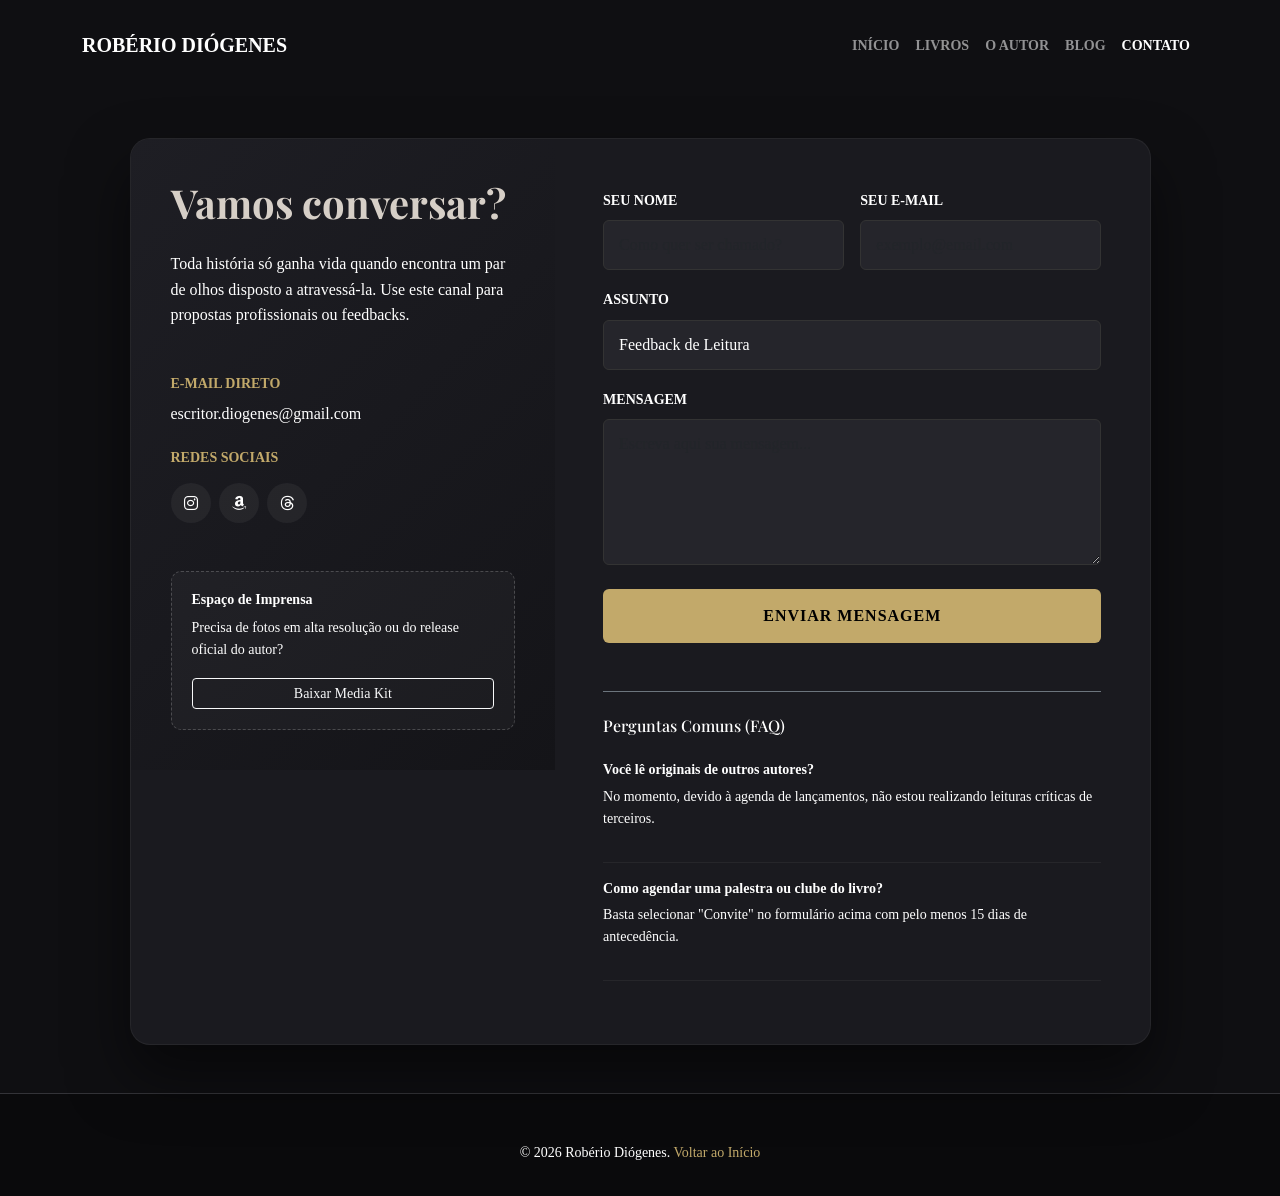
<file: contato.html>
<!DOCTYPE html>
<html lang="pt-br">
<head>
    <meta charset="UTF-8">
    <meta name="viewport" content="width=device-width, initial-scale=1.0">
    <title>Contato | Robério Diógenes</title>
    <meta name="description" content="Entre em contato com o autor Robério Diógenes para entrevistas, parcerias literárias ou feedbacks de leitura.">
    
    <link href="https://fonts.googleapis.com/css2?family=Inter:wght@400;600&family=Playfair+Display:wght@700;900&display=swap" rel="stylesheet">
    <link href="https://cdn.jsdelivr.net/npm/bootstrap@5.3.0/dist/css/bootstrap.min.css" rel="stylesheet">
    <link rel="stylesheet" href="https://cdnjs.cloudflare.com/ajax/libs/font-awesome/6.4.0/css/all.min.css">
    <link rel="stylesheet" href="css/estilo.css">

    <style>
        :root {
            --bg-contato: #0f0f12;
            --card-contato: #1a1a1f;
        }

        body { background-color: var(--bg-contato); color: #fff; }

        .contato-wrapper {
            background: var(--card-contato);
            border-radius: 20px;
            overflow: hidden;
            border: 1px solid rgba(255,255,255,0.05);
            box-shadow: 0 30px 60px rgba(0,0,0,0.5);
        }

        .info-sidebar {
            background: linear-gradient(135deg, #1e1e24 0%, #141418 100%);
            padding: 40px;
            height: 100%;
        }

        .form-control {
            background: #25252b;
            border: 1px solid #333;
            color: #fff;
            padding: 12px 15px;
        }

        .form-control:focus {
            background: #2a2a32;
            border-color: var(--cor-destaque-primaria);
            box-shadow: none;
            color: #fff;
        }

        .btn-enviar {
            background: var(--cor-destaque-primaria);
            color: #000;
            font-weight: 700;
            text-transform: uppercase;
            letter-spacing: 1px;
            padding: 15px 30px;
            border: none;
            transition: all 0.3s ease;
        }

        .btn-enviar:hover {
            transform: translateY(-3px);
            box-shadow: 0 10px 20px rgba(0,0,0,0.3);
            background: #fff;
        }

        .faq-item {
            border-bottom: 1px solid rgba(255,255,255,0.05);
            padding-bottom: 15px;
            margin-bottom: 15px;
        }

        .media-kit-box {
            background: rgba(255,255,255,0.03);
            border: 1px dashed rgba(255,255,255,0.2);
            border-radius: 10px;
            padding: 20px;
        }

        .social-link {
            width: 40px;
            height: 40px;
            display: inline-flex;
            align-items: center;
            justify-content: center;
            border-radius: 50%;
            background: rgba(255,255,255,0.05);
            color: #fff;
            transition: 0.3s;
            text-decoration: none;
        }

        .social-link:hover {
            background: var(--cor-destaque-primaria);
            color: #000;
        }
    </style>
</head>
<body>

    <nav class="navbar navbar-expand-lg navbar-dark bg-transparent py-4">
        <div class="container">
            <a class="navbar-brand fw-bold" href="index.html">ROBÉRIO DIÓGENES</a>
            <button class="navbar-toggler" type="button" data-bs-toggle="collapse" data-bs-target="#navbarNav">
                <span class="navbar-toggler-icon"></span>
            </button>
            <div class="collapse navbar-collapse" id="navbarNav">
                <ul class="navbar-nav ms-auto text-uppercase small fw-bold">
                    <li class="nav-item"><a class="nav-link" href="index.html">Início</a></li>
                    <li class="nav-item"><a class="nav-link" href="livros/index.html">Livros</a></li>
                    <li class="nav-item"><a class="nav-link" href="autor.html">O Autor</a></li>
                    <li class="nav-item"><a class="nav-link" href="blogger/index.html">Blog</a></li>
                    <li class="nav-item"><a class="nav-link active" href="contato.html">Contato</a></li>
                </ul>
            </div>
        </div>
    </nav>

    <main class="py-5">
        <div class="container">
            <div class="row justify-content-center">
                <div class="col-lg-11">
                    <div class="contato-wrapper">
                        <div class="row g-0">
                            <div class="col-lg-5 info-sidebar">
                                <h2 class="display-6 fw-bold mb-4">Vamos conversar?</h2>
                                <p class="text-suave mb-5">Toda história só ganha vida quando encontra um par de olhos disposto a atravessá-la. Use este canal para propostas profissionais ou feedbacks.</p>
                                
                                <div class="mb-4">
                                    <h6 class="text-uppercase small fw-bold text-accent">E-mail Direto</h6>
                                    <p>escritor.diogenes@gmail.com</p>
                                </div>

                                <div class="mb-5">
                                    <h6 class="text-uppercase small fw-bold text-accent">Redes Sociais</h6>
                                    <div class="d-flex gap-2 mt-3">
                                        <a href="https://instagram.com/diogenesroberio" target="_blank" class="social-link"><i class="fab fa-instagram"></i></a>
                                        <a href="#" class="social-link"><i class="fab fa-amazon"></i></a>
                                        <a href="#" class="social-link"><i class="fab fa-threads"></i></a>
                                    </div>
                                </div>

                                <div class="media-kit-box">
                                    <h6 class="text-white small fw-bold mb-2">Espaço de Imprensa</h6>
                                    <p class="small text-suave mb-3">Precisa de fotos em alta resolução ou do release oficial do autor?</p>
                                    <a href="#" class="btn btn-outline-light btn-sm w-100">Baixar Media Kit</a>
                                </div>
                            </div>

                            <div class="col-lg-7 p-4 p-md-5">
                                <form action="https://formsubmit.co/escritor.diogenes@gmail.com" method="POST">
                                    <div class="row g-3">
                                        <div class="col-md-6">
                                            <label class="small text-uppercase fw-bold mb-2">Seu Nome</label>
                                            <input type="text" name="name" class="form-control" placeholder="Como quer ser chamado?" required>
                                        </div>
                                        <div class="col-md-6">
                                            <label class="small text-uppercase fw-bold mb-2">Seu E-mail</label>
                                            <input type="email" name="email" class="form-control" placeholder="exemplo@email.com" required>
                                        </div>
                                        <div class="col-12">
                                            <label class="small text-uppercase fw-bold mb-2">Assunto</label>
                                            <select name="subject" class="form-control">
                                                <option value="Feedback de Leitura">Feedback de Leitura</option>
                                                <option value="Convite para Entrevista">Convite para Entrevista / Palestra</option>
                                                <option value="Parceria Literária">Parceria Literária</option>
                                                <option value="Outros">Outros assuntos</option>
                                            </select>
                                        </div>
                                        <div class="col-12">
                                            <label class="small text-uppercase fw-bold mb-2">Mensagem</label>
                                            <textarea name="message" rows="5" class="form-control" placeholder="Escreva aqui sua mensagem..." required></textarea>
                                        </div>
                                        <div class="col-12 mt-4">
                                            <button type="submit" class="btn btn-enviar w-100">Enviar Mensagem</button>
                                        </div>
                                    </div>
                                </form>

                                <div class="mt-5 pt-4 border-top border-secondary">
                                    <h5 class="h6 text-white mb-4">Perguntas Comuns (FAQ)</h5>
                                    <div class="faq-item">
                                        <p class="small fw-bold text-white mb-1">Você lê originais de outros autores?</p>
                                        <p class="small text-suave">No momento, devido à agenda de lançamentos, não estou realizando leituras críticas de terceiros.</p>
                                    </div>
                                    <div class="faq-item">
                                        <p class="small fw-bold text-white mb-1">Como agendar uma palestra ou clube do livro?</p>
                                        <p class="small text-suave">Basta selecionar "Convite" no formulário acima com pelo menos 15 dias de antecedência.</p>
                                    </div>
                                </div>
                            </div>
                        </div>
                    </div>
                </div>
            </div>
        </div>
    </main>

    <footer class="footer-detalhado pt-5 pb-3">
        <div class="container text-center">
            <p class="small text-suave">&copy; 2026 Robério Diógenes. <a href="index.html" class="text-accent">Voltar ao Início</a></p>
        </div>
    </footer>

    <script src="https://cdn.jsdelivr.net/npm/bootstrap@5.3.0/dist/js/bootstrap.bundle.min.js"></script>
</body>
</html>
</file>
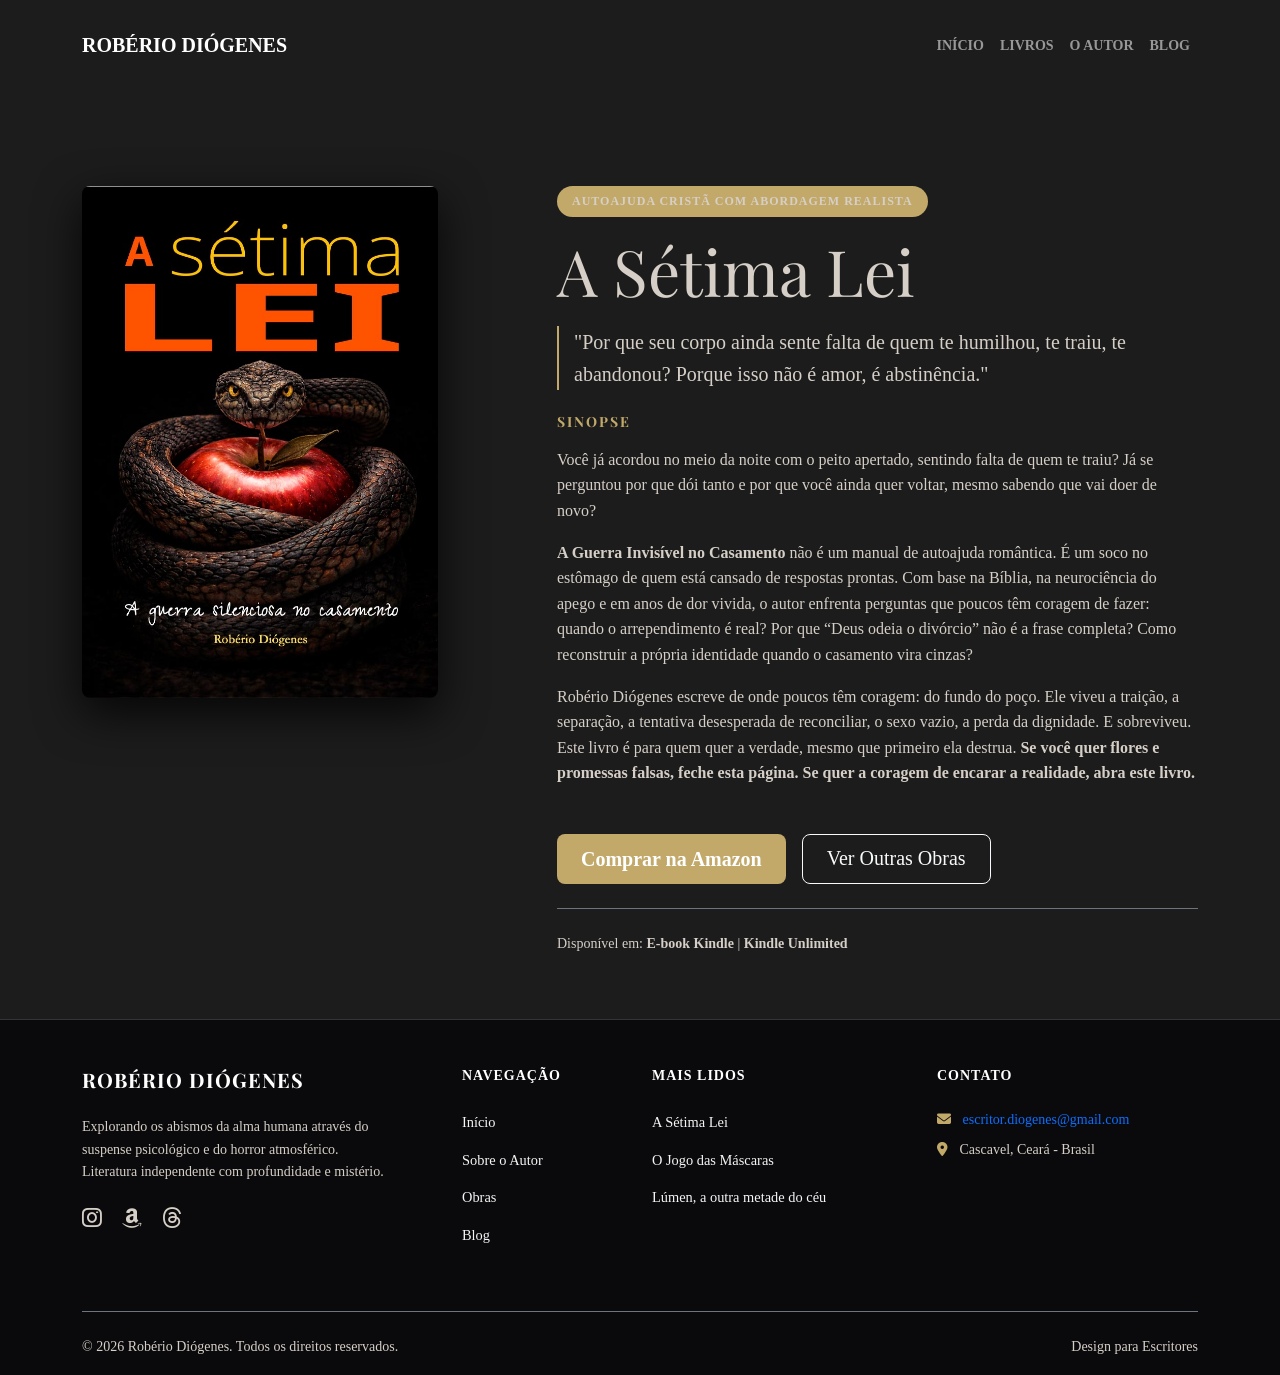
<file: livros/a-setima-lei.html>
<!DOCTYPE html>
<html lang="pt-br">
<head>
    <meta charset="UTF-8">
    <meta name="viewport" content="width=device-width, initial-scale=1.0">
    <title>A Sétima Lei | Robério Diógenes - Auto ajuda cristã</title>
    <meta name="description" content="A guerra invisível no casamento: traição, divórcio e recomeço sem maquiagem. Um livro que enfrenta a dor real sem respostas prontas. Por Robério Diógenes.">
    <meta name="keywords" content="A Guerra Invisível no Casamento, Robério Diógenes, traição conjugal, divórcio e fé, reconciliação cristã, crise no casamento, adultério, perdão sem romantismo, livro cristão, literatura cearense, Kindle Amazon">
    
    <meta property="og:title" content="A Sétima Lei - Robério Diógenes">
    <meta property="og:image" content="../capas/a-setima-lei.jpg">
    <meta property="og:type" content="book">

    <link rel="shortcut icon" href="../img/favicon.png" type="image/x-icon">
    <link href="https://fonts.googleapis.com/css2?family=Inter:wght@400;600&family=Playfair+Display:wght@700;900&display=swap" rel="stylesheet">
    <link href="https://cdn.jsdelivr.net/npm/bootstrap@5.3.0/dist/css/bootstrap.min.css" rel="stylesheet">
    <link rel="stylesheet" href="https://cdnjs.cloudflare.com/ajax/libs/font-awesome/6.4.0/css/all.min.css">
    <link rel="stylesheet" href="../css/estilo.css">

    <style>
        .capa-livro-detalhe {
            max-width: 100%;
            border-radius: 8px;
            box-shadow: 0 15px 45px rgba(0,0,0,0.8);
            transition: transform 0.3s ease;
        }
        .capa-livro-detalhe:hover {
            transform: scale(1.02);
        }
        .badge-genero {
            background: var(--cor-destaque-primaria);
            font-size: 0.75rem;
            letter-spacing: 1px;
            padding: 6px 15px;
            border-radius: 20px;
        }
        .tagline {
            font-size: 1.25rem;
            border-left: 2px solid var(--cor-destaque-primaria);
            padding-left: 15px;
        }
    </style>
</head>
<body>

    <nav class="navbar navbar-expand-lg navbar-dark bg-transparent py-4">
        <div class="container">
            <a class="navbar-brand fw-bold" href="../index.html">ROBÉRIO DIÓGENES</a>
            
            <button class="navbar-toggler" type="button" data-bs-toggle="collapse" data-bs-target="#navbarNav">
                <span class="navbar-toggler-icon"></span>
            </button>
            
            <div class="collapse navbar-collapse" id="navbarNav">
                <ul class="navbar-nav ms-auto text-uppercase small fw-bold">
                    <li class="nav-item"><a class="nav-link" href="../index.html">Início</a></li>
                   
                    <li class="nav-item">
                        <a class="nav-link" href="livros/index.html">Livros</a>
                    </li>

                    <li class="nav-item"><a class="nav-link" href="../index.html#autor">O Autor</a></li>
                    <li class="nav-item"><a class="nav-link" href="../blogger/index.html">Blog</a></li>
                </ul>
            </div>
        </div>
    </nav>

    <main class="py-5">
        <div class="container">
            <div class="row pt-lg-5 align-items-start">
                <div class="col-lg-4 mb-5 text-center">
                    <img src="../capas/a-setima-lei.jpg" alt="Capa do livro A Sétima Lei" class="capa-livro-detalhe">
                </div>
                
                <div class="col-lg-7 offset-lg-1">
                    <span class="badge-genero mb-3 d-inline-block text-uppercase fw-bold">Autoajuda cristã com abordagem realista</span>
                    <h1 class="display-3 mb-3">A Sétima Lei</h1>
                    <p class="text-suave mb-4 tagline italic">"Por que seu corpo ainda sente falta de quem te humilhou, te traiu, te abandonou? Porque isso não é amor, é abstinência."</p>
                    
                    <div class="sinopse-texto mb-5">
                <h4 class="text-accent mb-3 text-uppercase small fw-bold" style="letter-spacing: 2px;">Sinopse</h4>
                    <p>Você já acordou no meio da noite com o peito apertado, sentindo falta de quem te traiu? Já se perguntou por que dói tanto e por que você ainda quer voltar, mesmo sabendo que vai doer de novo?</p>
                    
                    <p><strong>A Guerra Invisível no Casamento</strong> não é um manual de autoajuda romântica. É um soco no estômago de quem está cansado de respostas prontas. Com base na Bíblia, na neurociência do apego e em anos de dor vivida, o autor enfrenta perguntas que poucos têm coragem de fazer: quando o arrependimento é real? Por que “Deus odeia o divórcio” não é a frase completa? Como reconstruir a própria identidade quando o casamento vira cinzas?</p>
                    
                    <p>Robério Diógenes escreve de onde poucos têm coragem: do fundo do poço. Ele viveu a traição, a separação, a tentativa desesperada de reconciliar, o sexo vazio, a perda da dignidade. E sobreviveu. Este livro é para quem quer a verdade, mesmo que primeiro ela destrua. <strong>Se você quer flores e promessas falsas, feche esta página. Se quer a coragem de encarar a realidade, abra este livro.</strong></p>
                </div>

                    <div class="d-grid d-md-flex gap-3">
                        <a href="https://www.amazon.com.br/dp/B0GXGZJV1Y" target="_blank" class="btn btn-escritor btn-lg px-4">Comprar na Amazon</a>
                        <a href="../index.html#livros" class="btn btn-outline-light btn-lg px-4">Ver Outras Obras</a>
                    </div>
                    
                    <div class="mt-4 pt-4 border-top border-secondary">
                        <p class="small text-suave">Disponível em: <strong>E-book Kindle</strong> | <strong>Kindle Unlimited</strong></p>
                    </div>
                </div>
            </div>
        </div>
    </main>

<footer class="footer-detalhado pt-5 pb-3">
    <div class="container">
        <div class="row gy-4">
            
            <div class="col-lg-4 col-md-6">
                <h5 class="fw-bold mb-4 text-white">ROBÉRIO DIÓGENES</h5>
                <p class="text-suave small pe-lg-5">
                    Explorando os abismos da alma humana através do suspense psicológico e do horror atmosférico. Literatura independente com profundidade e mistério.
                </p>
                <div class="redes-sociais mt-4">
                    <a href="https://instagram.com/diogenesroberio" target="_blank" class="me-3"><i class="fab fa-instagram"></i></a>
                    <a href="https://www.amazon.com.br/dp/B0GXGZJV1Y" target="_blank" class="me-3"><i class="fab fa-amazon"></i></a>
                    <a href="#"><i class="fab fa-threads"></i></a>
                </div>
            </div>

            <div class="col-lg-2 col-md-6">
                <h6 class="text-white fw-bold mb-4 text-uppercase small">Navegação</h6>
                <ul class="list-unstyled footer-links">
                    <li><a href="../index.html">Início</a></li>
                    <li><a href="../autor.html">Sobre o Autor</a></li>
                    <li><a href="../index.html#livros">Obras</a></li>
                    <li><a href="../blogger/index.html">Blog</a></li>
                </ul>
            </div>

            <div class="col-lg-3 col-md-6">
                <h6 class="text-white fw-bold mb-4 text-uppercase small">Mais Lidos</h6>
                <ul class="list-unstyled footer-links">
                    <li><a href="../livros/a-setima-lei.html">A Sétima Lei</a></li>
                    <li><a href="../livros/o-jogo-das-mascaras.html">O Jogo das Máscaras</a></li>
                    <li><a href="../livros/lumen.html">Lúmen, a outra metade do céu</a></li>
                </ul>
            </div>

            <div class="col-lg-3 col-md-6">
    <h6 class="text-white fw-bold mb-4 text-uppercase small">Contato</h6>
    <p class="text-suave small mb-2">
        <i class="fas fa-envelope me-2 text-accent"></i> 
        <a href="mailto:escritor.diogenes@gmail.com" class="text-suave">escritor.diogenes@gmail.com</a>
    </p>
    <p class="text-suave small">
        <i class="fas fa-map-marker-alt me-2 text-accent"></i> 
        Cascavel, Ceará - Brasil
    </p>
</div>

        </div>

        <div class="border-top border-secondary mt-5 pt-4">
            <div class="row align-items-center">
                <div class="col-md-6 text-center text-md-start">
                    <p class="small text-suave mb-0">&copy; 2026 Robério Diógenes. Todos os direitos reservados.</p>
                </div>
                <div class="col-md-6 text-center text-md-end">
                    <p class="small text-suave mb-0">Design para Escritores</p>
                </div>
            </div>
        </div>
    </div>
</footer>
    <script src="https://cdn.jsdelivr.net/npm/bootstrap@5.3.0/dist/js/bootstrap.bundle.min.js"></script>

</body>
</html>
</file>
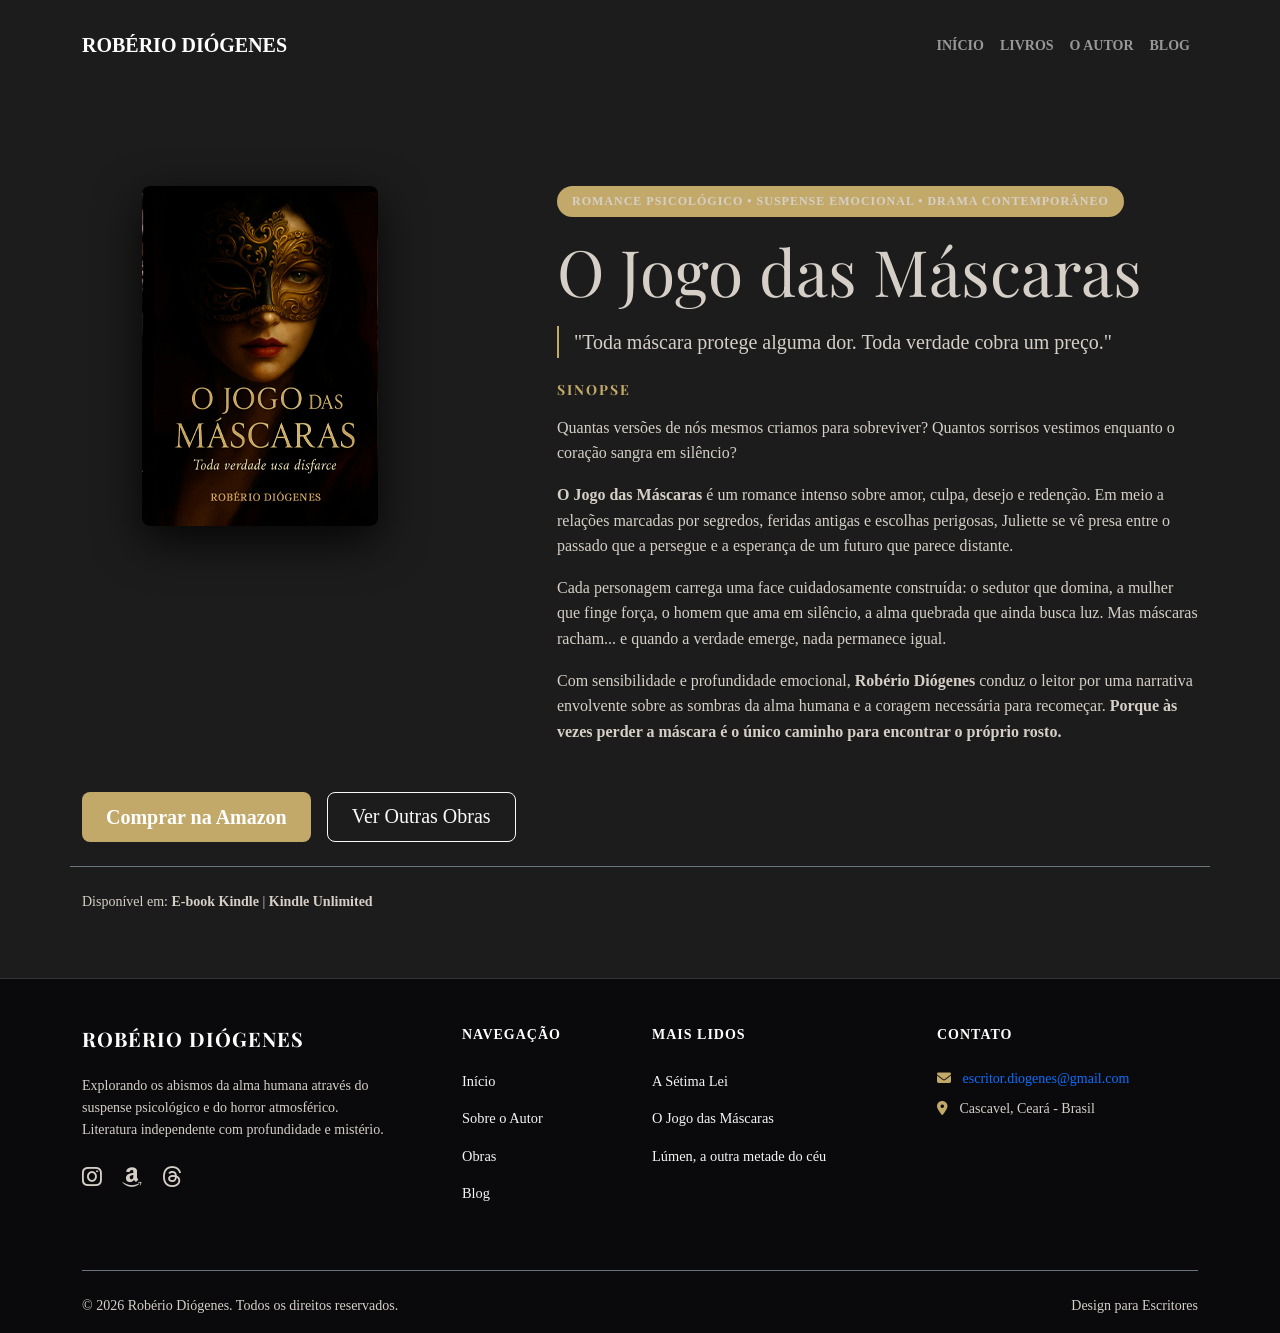
<file: livros/o-jogo-das-mascaras.html>
<!DOCTYPE html>
<html lang="pt-br">
<head>
    <meta charset="UTF-8">
    <meta name="viewport" content="width=device-width, initial-scale=1.0">
    <title>O jogo das máscaras | Robério Diógenes - Suspense Psicológico</title>
    <meta name="description" content="A guerra silenciosa no casamento. Descubra 'A Sétima Lei', um thriller psicológico de Robério Diógenes sobre os segredos e traumas profundos.">
    <meta name="keywords" content="O jogo das máscaras, Robério Diógenes, suspense psicológico, livro sobre traumas, thriller digital, literatura cearense, Kindle Amazon">
    
    <meta property="og:title" content="O jogo das máscaras - Robério Diógenes">
    <meta property="og:image" content="../capas/jogo-das-mascaras.jpg">
    <meta property="og:type" content="book">

    <link rel="shortcut icon" href="../img/favicon.png" type="image/x-icon">
    <link href="https://fonts.googleapis.com/css2?family=Inter:wght@400;600&family=Playfair+Display:wght@700;900&display=swap" rel="stylesheet">
    <link href="https://cdn.jsdelivr.net/npm/bootstrap@5.3.0/dist/css/bootstrap.min.css" rel="stylesheet">
    <link rel="stylesheet" href="https://cdnjs.cloudflare.com/ajax/libs/font-awesome/6.4.0/css/all.min.css">
    <link rel="stylesheet" href="../css/estilo.css">

    <style>
        .capa-livro-detalhe {
            max-width: 100%;
            border-radius: 8px;
            box-shadow: 0 15px 45px rgba(0,0,0,0.8);
            transition: transform 0.3s ease;
        }
        .capa-livro-detalhe:hover {
            transform: scale(1.02);
        }
        .badge-genero {
            background: var(--cor-destaque-primaria);
            font-size: 0.75rem;
            letter-spacing: 1px;
            padding: 6px 15px;
            border-radius: 20px;
        }
        .tagline {
            font-size: 1.25rem;
            border-left: 2px solid var(--cor-destaque-primaria);
            padding-left: 15px;
        }
    </style>
</head>
<body>

    <nav class="navbar navbar-expand-lg navbar-dark bg-transparent py-4">
        <div class="container">
            <a class="navbar-brand fw-bold" href="../index.html">ROBÉRIO DIÓGENES</a>
            
            <button class="navbar-toggler" type="button" data-bs-toggle="collapse" data-bs-target="#navbarNav">
                <span class="navbar-toggler-icon"></span>
            </button>
            
            <div class="collapse navbar-collapse" id="navbarNav">
                <ul class="navbar-nav ms-auto text-uppercase small fw-bold">
                    <li class="nav-item"><a class="nav-link" href="../index.html">Início</a></li>
                   
                    <li class="nav-item">
                        <a class="nav-link" href="livros/index.html">Livros</a>
                    </li>

                    <li class="nav-item"><a class="nav-link" href="../index.html#autor">O Autor</a></li>
                    <li class="nav-item"><a class="nav-link" href="../blogger/index.html">Blog</a></li>
                </ul>
            </div>
        </div>
    </nav>

    <main class="py-5">
        <div class="container">
            <div class="row pt-lg-5 align-items-start">
                <div class="col-lg-4 mb-5 text-center">
                    <img src="../capas/jogo-das-mascaras.jpg" alt="Capa do livro A Sétima Lei" class="capa-livro-detalhe">
                </div>
                
               <div class="col-lg-7 offset-lg-1">
    <span class="badge-genero mb-3 d-inline-block text-uppercase fw-bold">Romance psicológico • Suspense emocional • Drama contemporâneo</span>
    
    <h1 class="display-3 mb-3">O Jogo das Máscaras</h1>
    
    <p class="text-suave mb-4 tagline italic">"Toda máscara protege alguma dor. Toda verdade cobra um preço."</p>
    
    <div class="sinopse-texto mb-5">
        <h4 class="text-accent mb-3 text-uppercase small fw-bold" style="letter-spacing: 2px;">Sinopse</h4>
        
        <p>Quantas versões de nós mesmos criamos para sobreviver? Quantos sorrisos vestimos enquanto o coração sangra em silêncio?</p>
        
        <p><strong>O Jogo das Máscaras</strong> é um romance intenso sobre amor, culpa, desejo e redenção. Em meio a relações marcadas por segredos, feridas antigas e escolhas perigosas, Juliette se vê presa entre o passado que a persegue e a esperança de um futuro que parece distante.</p>
        
        <p>Cada personagem carrega uma face cuidadosamente construída: o sedutor que domina, a mulher que finge força, o homem que ama em silêncio, a alma quebrada que ainda busca luz. Mas máscaras racham... e quando a verdade emerge, nada permanece igual.</p>
        
        <p>Com sensibilidade e profundidade emocional, <strong>Robério Diógenes</strong> conduz o leitor por uma narrativa envolvente sobre as sombras da alma humana e a coragem necessária para recomeçar. <strong>Porque às vezes perder a máscara é o único caminho para encontrar o próprio rosto.</strong></p>
    </div>
</div>

                    <div class="d-grid d-md-flex gap-3">
                        <a href="https://www.amazon.com.br/jogo-das-m%C3%A1scaras-verdade-disfarce-ebook/dp/B0FTTFPWXB" target="_blank" class="btn btn-escritor btn-lg px-4">Comprar na Amazon</a>
                        <a href="../index.html#livros" class="btn btn-outline-light btn-lg px-4">Ver Outras Obras</a>
                    </div>
                    
                    <div class="mt-4 pt-4 border-top border-secondary">
                        <p class="small text-suave">Disponível em: <strong>E-book Kindle</strong> | <strong>Kindle Unlimited</strong></p>
                    </div>
                </div>
            </div>
        </div>
    </main>

<footer class="footer-detalhado pt-5 pb-3">
    <div class="container">
        <div class="row gy-4">
            
            <div class="col-lg-4 col-md-6">
                <h5 class="fw-bold mb-4 text-white">ROBÉRIO DIÓGENES</h5>
                <p class="text-suave small pe-lg-5">
                    Explorando os abismos da alma humana através do suspense psicológico e do horror atmosférico. Literatura independente com profundidade e mistério.
                </p>
                <div class="redes-sociais mt-4">
                    <a href="https://instagram.com/diogenesroberio" target="_blank" class="me-3"><i class="fab fa-instagram"></i></a>
                    <a href="https://www.amazon.com.br/dp/B0GXGZJV1Y" target="_blank" class="me-3"><i class="fab fa-amazon"></i></a>
                    <a href="#"><i class="fab fa-threads"></i></a>
                </div>
            </div>

            <div class="col-lg-2 col-md-6">
                <h6 class="text-white fw-bold mb-4 text-uppercase small">Navegação</h6>
                <ul class="list-unstyled footer-links">
                    <li><a href="../index.html">Início</a></li>
                    <li><a href="../autor.html">Sobre o Autor</a></li>
                    <li><a href="../index.html#livros">Obras</a></li>
                    <li><a href="../blogger/index.html">Blog</a></li>
                </ul>
            </div>

            <div class="col-lg-3 col-md-6">
                <h6 class="text-white fw-bold mb-4 text-uppercase small">Mais Lidos</h6>
                <ul class="list-unstyled footer-links">
                    <li><a href="../livros/a-setima-lei.html">A Sétima Lei</a></li>
                    <li><a href="../livros/o-jogo-das-mascaras.html">O Jogo das Máscaras</a></li>
                    <li><a href="../livros/lumen.html">Lúmen, a outra metade do céu</a></li>
                </ul>
            </div>

            <div class="col-lg-3 col-md-6">
    <h6 class="text-white fw-bold mb-4 text-uppercase small">Contato</h6>
    <p class="text-suave small mb-2">
        <i class="fas fa-envelope me-2 text-accent"></i> 
        <a href="mailto:escritor.diogenes@gmail.com" class="text-suave">escritor.diogenes@gmail.com</a>
    </p>
    <p class="text-suave small">
        <i class="fas fa-map-marker-alt me-2 text-accent"></i> 
        Cascavel, Ceará - Brasil
    </p>
</div>

        </div>

        <div class="border-top border-secondary mt-5 pt-4">
            <div class="row align-items-center">
                <div class="col-md-6 text-center text-md-start">
                    <p class="small text-suave mb-0">&copy; 2026 Robério Diógenes. Todos os direitos reservados.</p>
                </div>
                <div class="col-md-6 text-center text-md-end">
                    <p class="small text-suave mb-0">Design para Escritores</p>
                </div>
            </div>
        </div>
    </div>
</footer>
    <script src="https://cdn.jsdelivr.net/npm/bootstrap@5.3.0/dist/js/bootstrap.bundle.min.js"></script>

</body>
</html>
</file>
<file: css/estilo.css>
/* Variáveis de Cores e Estilo - Foco: Suspense e Drama */
:root {
    /* Tons de Fundo (Noir) */
    --cor-bg-principal: #1C1C1C;       /* Fundo quase preto, profundo */
    --cor-bg-secundario: #2F2F2F;    /* Para seções de destaque e cards */
    
    /* Tons de Texto */
    --cor-texto-claro: #D6CFC7;       /* Branco acinzentado para leitura confortável */
    --cor-texto-suave: #F5F5F5;       /* Cinza para informações secundárias */
    
    /* Cores de Destaque (Sóbrias e Elegantes) */
    --cor-destaque-primaria: #C2A96A;  /* Vinho (Dark Red) para CTAs e títulos */
    --cor-destaque-hover: #b22222;    /* Vermelho um pouco mais vivo para o mouse */
    --cor-detalhe-borda: #333338;     /* Bordas sutis para divisões */
    
    /* Tipografia */
    --fonte-titulos: 'Playfair Display', serif;
    --fonte-corpo: 'Inter', sans-serif;
}

/* Animação de Surgimento */
.reveal {
    opacity: 0;
    transform: translateY(30px);
    transition: all 0.8s ease-out;
}

.reveal.visible {
    opacity: 1;
    transform: translateY(0);
}

/* Configurações Globais Básicas */
body {
    background-color: var(--cor-bg-principal);
    color: var(--cor-texto-claro);
    font-family: var(--cor-corpo);
    margin: 0;
    padding: 0;
    line-height: 1.6;
}

h1, h2, h3, h4, h5, .display-font {
    font-family: var(--fonte-titulos);
    font-weight: 700;
    color: var(--cor-texto-claro);
}

a {
    text-decoration: none;
    transition: 0.3s;
}

/* Utilitários Extras */
.bg-dark-section {
    background-color: var(--cor-bg-secundario);
}

.text-accent {
    color: var(--cor-destaque-primaria);
}

.btn-escritor {
    background-color: var(--cor-destaque-primaria);
    color: white;
    border: none;
    padding: 10px 25px;
    font-weight: 600;
    transition: 0.4s;
}

.btn-escritor:hover {
    background-color: var(--cor-destaque-hover);
    color: white;
    transform: translateY(-2px);
}

/* --- Efeito Hover no Dropdown (Desktop) --- */
@media (min-width: 992px) {
    .nav-item.dropdown:hover .dropdown-menu {
        display: block;
        margin-top: 0; /* Remove o delay de espaço */
        animation: fadeIn 0.3s ease-in;
    }
}

/* Ajuste para o Dropdown no Mobile (evita que ele fique invisível) */
@media (max-width: 991px) {
    .dropdown-menu {
        background-color: var(--cor-bg-secundario) !important;
        border: none;
        padding-left: 15px; /* Indenta os itens no mobile para dar hierarquia */
    }
    .dropdown-item {
        padding: 10px 0;
    }
}

/* Animação suave para o menu aparecer */
@keyframes fadeIn {
    from { opacity: 0; transform: translateY(10px); }
    to { opacity: 1; transform: translateY(0); }
}

/* --- Charme nos Links do Menu Geral --- */
.nav-link {
    position: relative;
    padding-bottom: 5px;
}

/* Linha discreta que surge por baixo do link ao passar o mouse */
.nav-link::after {
    content: '';
    position: absolute;
    width: 0;
    height: 2px;
    bottom: 0;
    left: 0;
    background-color: var(--cor-destaque-primaria);
    transition: width 0.3s ease;
}

.nav-link:hover::after {
    width: 100%;
}

/* --- Estilização do Footer --- */
.footer-detalhado {
    background-color: #0a0a0c; /* Um tom ainda mais escuro que o bg-principal */
    border-top: 1px solid var(--cor-detalhe-borda);
}

.footer-links {
    padding: 0;
}

.footer-links li {
    margin-bottom: 12px;
}

.footer-links a {
    color: var(--cor-texto-suave);
    font-size: 0.9rem;
    transition: all 0.3s ease;
}

.footer-links a:hover {
    color: var(--cor-destaque-primaria);
    padding-left: 5px; /* Efeito de deslocamento sutil */
}

.redes-sociais i {
    font-size: 1.4rem;
    color: var(--cor-texto-claro);
    transition: 0.3s;
}

.redes-sociais i:hover {
    color: var(--cor-destaque-primaria);
    transform: translateY(-3px);
}

/* Ajuste de tipografia para os títulos do rodapé */
.footer-detalhado h5, .footer-detalhado h6 {
    letter-spacing: 1px;
}
</file>
